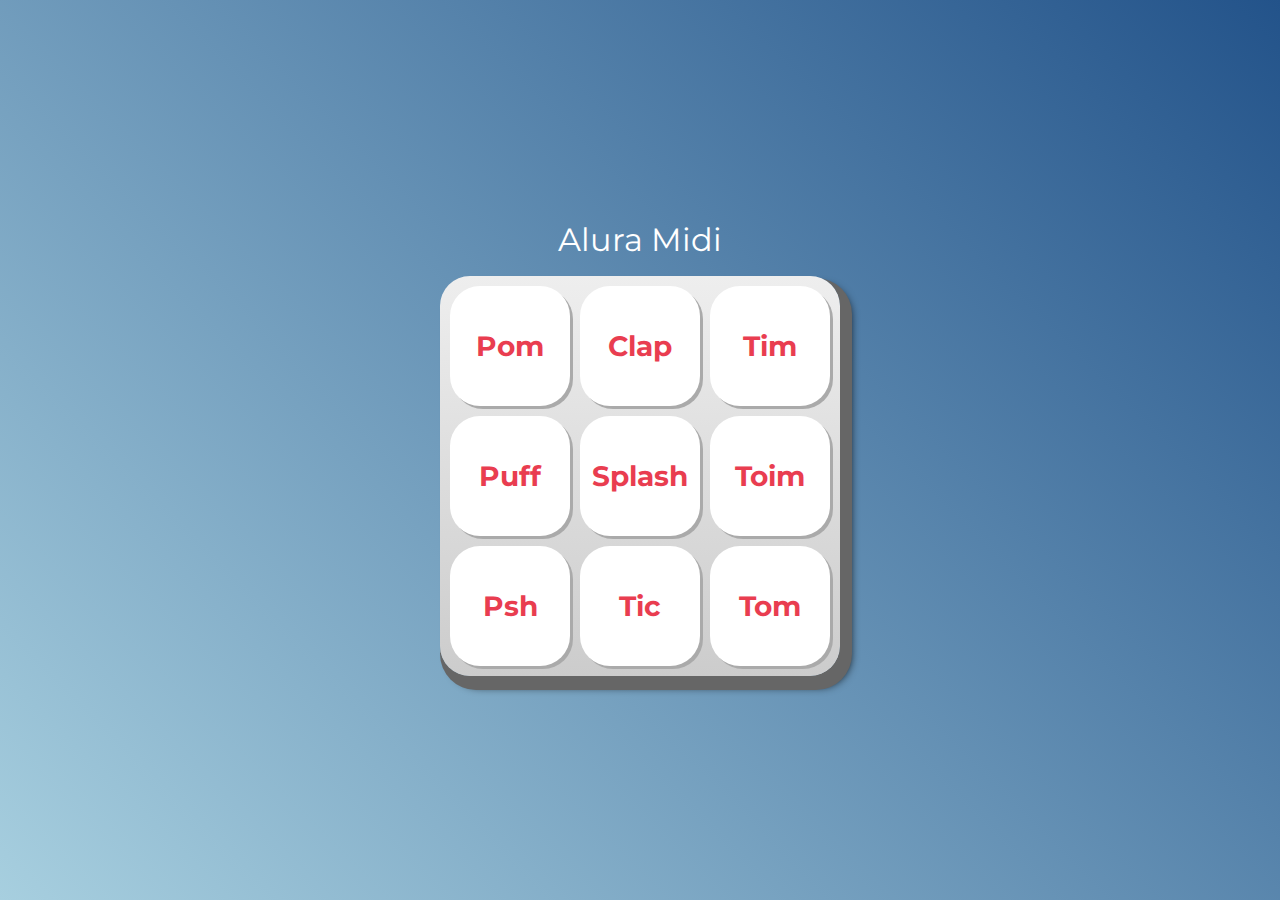
<file: aluramidi-curso-arquivos-iniciais/index.html>
<!DOCTYPE html>
<html lang="pt-BR">

<head>
    <meta charset="UTF-8">
    <meta http-equiv="X-UA-Compatible" content="IE=edge">
    <meta name="viewport" content="width=device-width, initial-scale=1.0">
    <title>Alura MIDI</title>
    <link rel="preconnect" href="https://fonts.googleapis.com">
    <link rel="preconnect" href="https://fonts.gstatic.com" crossorigin>
    <link href="https://fonts.googleapis.com/css2?family=Montserrat:wght@500;600&display=swap" rel="stylesheet">
    <link rel="icon" type="image/png" href="images/bateria.png">
    <link rel="stylesheet" href="css/reset.css">
    <link rel="stylesheet" href="css/estilos.css">
</head>

<body>

    <h1>Alura Midi</h1>

    <section class="teclado">
        <button class="tecla tecla_pom">Pom</button>
        <button class="tecla tecla_clap">Clap</button>
        <button class="tecla tecla_tim">Tim</button>

        <button class="tecla tecla_puff">Puff</button>
        <button class="tecla tecla_splash">Splash</button>
        <button class="tecla tecla_toim">Toim</button>

        <button class="tecla tecla_psh">Psh</button>
        <button class="tecla tecla_tic">Tic</button>
        <button class="tecla tecla_tom">Tom</button>
    </section>

    <audio src="sounds/keyq.wav" id="som_tecla_pom"></audio>
    <audio src="sounds/keyw.wav" id="som_tecla_clap"></audio>
    <audio src="sounds/keye.wav" id="som_tecla_tim"></audio>
    <audio src="sounds/keya.wav" id="som_tecla_puff"></audio>
    <audio src="sounds/keys.wav" id="som_tecla_splash"></audio>
    <audio src="sounds/keyd.wav" id="som_tecla_toim"></audio>
    <audio src="sounds/keyz.wav" id="som_tecla_psh"></audio>
    <audio src="sounds/keyx.wav" id="som_tecla_tic"></audio>
    <audio src="sounds/keyc.wav" id="som_tecla_tom"></audio>
<script src="main.js"></script>
</body>

</html>
</file>
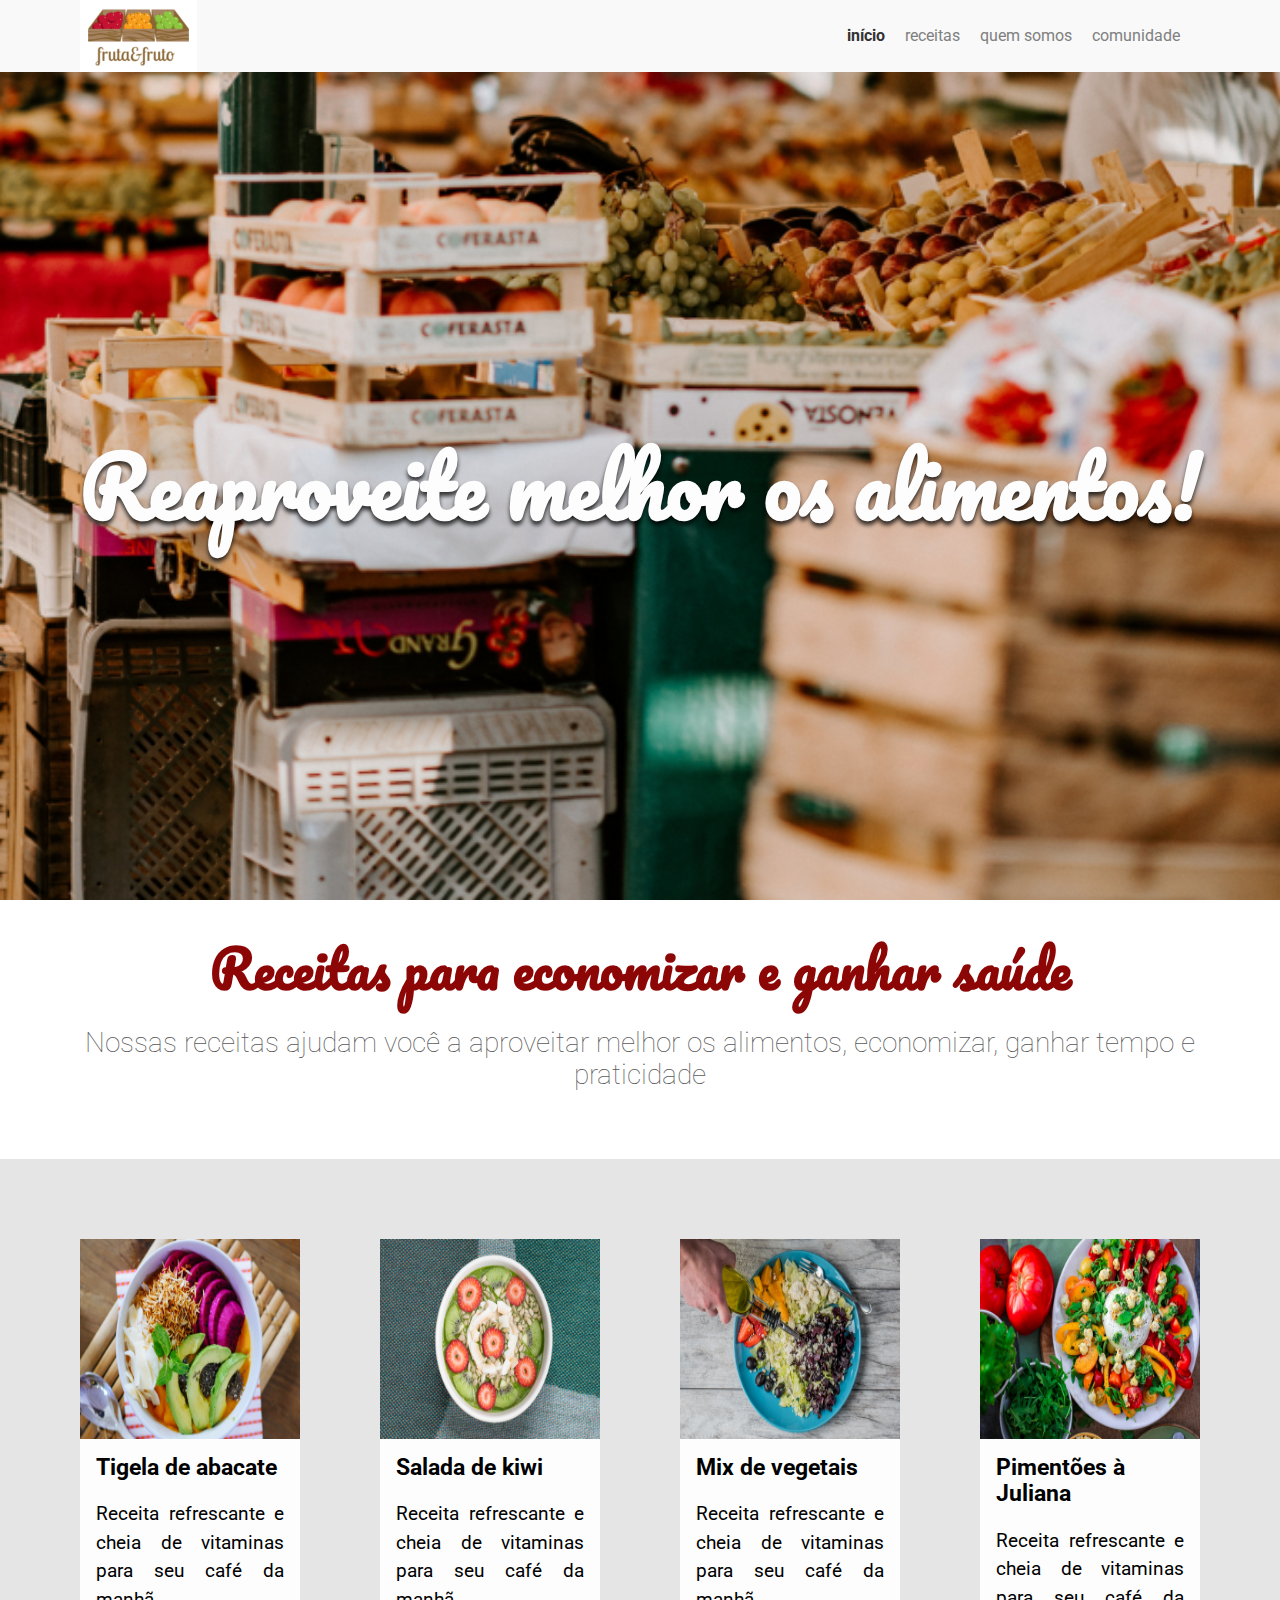
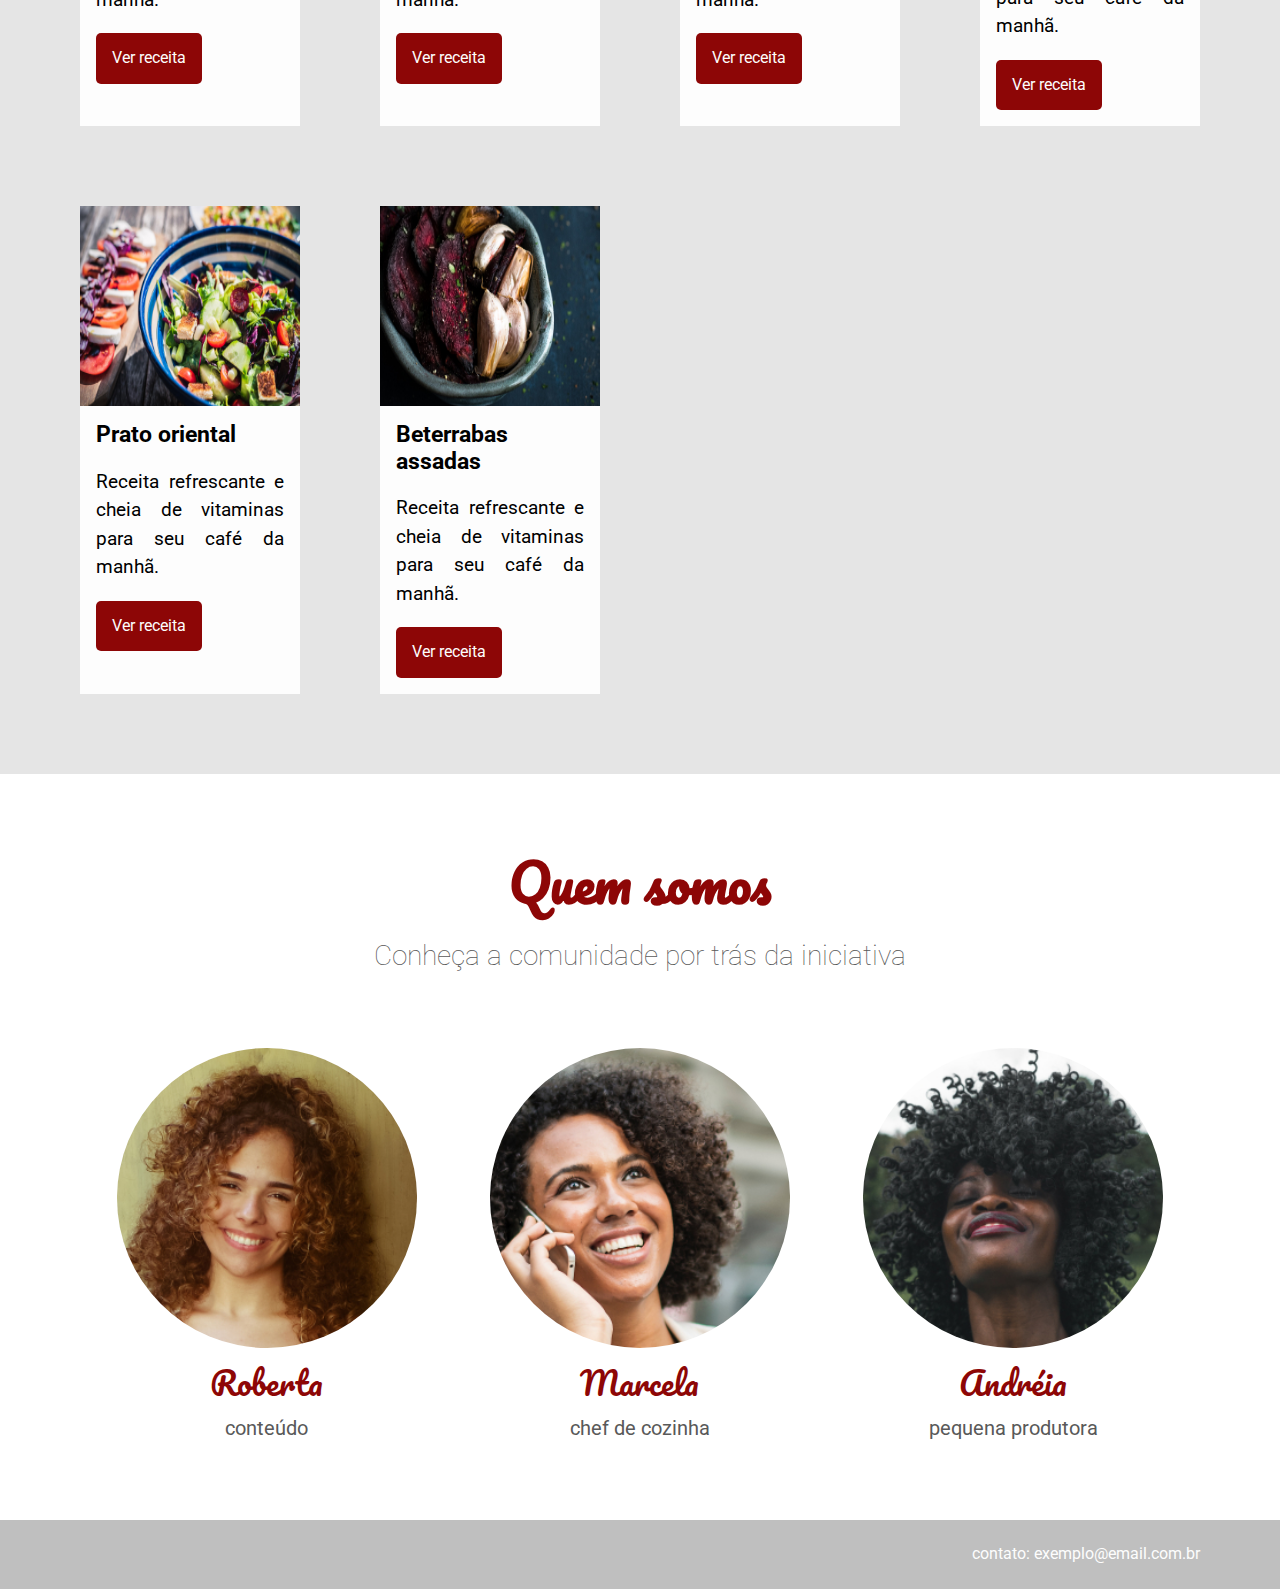
<file: curso-arquitetura-css/index.html>
<!DOCTYPE html>
<html lang="pt-BR">

<head>
    <link href="https://fonts.googleapis.com/css?family=Pacifico|Roboto:100,300,400,500,700,900" rel="stylesheet" />
    <meta charset="UTF-8" />
    <meta name="viewport" content="width=device-width, initial-scale=1.0" />
    <meta http-equiv="X-UA-Compatible" content="ie=edge" />
    <title>Fruta & Fruto</title>
    <link href="./assets/css/normalize.css" rel="stylesheet" />
    <link href="./assets/css/reset.css" rel="stylesheet" />
    <link rel="stylesheet" href="assets/css/cabecalho.css">
    <link rel="stylesheet" href="assets/css/menu/menu-item.css">
    <link rel="stylesheet" href="assets/css/menu/menu-link.css">
    <link rel="stylesheet" href="assets/css/menu/menu-lista.css">
    <link rel="stylesheet" href="assets/css/banner/banner.css">
    <link rel="stylesheet" href="assets/css/banner/banner-imagem.css">
    <link rel="stylesheet" href="assets/css/banner/banner-titulo.css">
    <link rel="stylesheet" href="assets/css/sobre/sobre.css">
    <link rel="stylesheet" href="assets/css/sobre/sobre-titulo.css">
    <link rel="stylesheet" href="assets/css/sobre/sobre-descricao.css">
    <link rel="stylesheet" href="assets/css/receitas.css">
    <link rel="stylesheet" href="assets/css/receita/receita-botao.css">
    <link rel="stylesheet" href="assets/css/receita/receita-conteudo.css">
    <link rel="stylesheet" href="assets/css/receita/receita-descricao.css">
    <link rel="stylesheet" href="assets/css/receita/receita-imagem.css">
    <link rel="stylesheet" href="assets/css/receita/receita-titulo.css">
    <link rel="stylesheet" href="assets/css/receita/receita.css">
    <link rel="stylesheet" href="assets/css/quemSomos/quemSomos.css">
    <link rel="stylesheet" href="assets/css/quemSomos/quemSomos-titulo.css">
    <link rel="stylesheet" href="assets/css/quemSomos/quemSomos-descricao.css">
    <link rel="stylesheet" href="./assets/css/pessoas.css" rel="stylesheet" />
    <link rel="stylesheet" href="./assets/css/pessoa/pessoa.css" rel="stylesheet" />
    <link rel="stylesheet" href="./assets/css/pessoa/pessoa-funcao.css" rel="stylesheet" />
    <link rel="stylesheet" href="./assets/css/pessoa/pessoa-imagem.css" rel="stylesheet" />
    <link rel="stylesheet" href="./assets/css/pessoa/pessoa-nome.css" rel="stylesheet" />
    <link href="./assets/css/rodape.css" rel="stylesheet" />
    <link rel="stylesheet" href="assets/css/logo.css">
</head>

<body>
    <header class="cabecalho">
        <img class="logo" src="assets/img/logo.jpg" alt="Fruta e fruto">
        <nav class="menu">
            <ul class="menu__lista">
                <li class="menu__item"><a class="menu__link ativo" href="#">Início</a></li>
                <li class="menu__item"><a class="menu__link" href="#">Receitas</a></li>
                <li class="menu__item"><a class="menu__link" href="#">Quem somos</a></li>
                <li class="menu__item"><a class="menu__link" href="#">Comunidade</a></li>
            </ul>
        </nav>
    </header>
    <section class="banner">
        <div class="banner__imagem"></div>
        <h2 class="banner__titulo">Reaproveite melhor os alimentos!</h2>
    </section>
    <section class="sobre">
        <h2 class="sobre__titulo">Receitas para economizar e ganhar saúde</h2>
        <p class="sobre__descricao">Nossas receitas ajudam você a aproveitar melhor os alimentos, economizar, ganhar
            tempo e praticidade</p>
    </section>
    <section class="receitas">
        <div class="receita">
            <img alt="Tigela de abacate" class="receita__imagem" src="./assets/img/receitas/tigela-de-abacate.jpg" />
            <div class="receita__conteudo">
                <h4 class="receita__titulo">Tigela de abacate</h4>
                <p class="receita__descricao">Receita refrescante e cheia de vitaminas para seu café da manhã.</p>
                <button class="receita__botao">Ver receita</button>
            </div>
        </div>
        <div class="receita">
            <img alt="Salada de kiwi" class="receita__imagem" src="./assets/img/receitas/salada-de-kiwi.jpg" />
            <div class="receita__conteudo">
                <h4 class="receita__titulo">Salada de kiwi</h4>
                <p class="receita__descricao">Receita refrescante e cheia de vitaminas para seu café da manhã.</p>
                <button class="receita__botao">Ver receita</button>
            </div>
        </div>
        <div class="receita">
            <img alt="Mix de vegetais" class="receita__imagem" src="./assets/img/receitas/mix-de-vegetais.jpg" />
            <div class="receita__conteudo">
                <h4 class="receita__titulo">Mix de vegetais</h4>
                <p class="receita__descricao">Receita refrescante e cheia de vitaminas para seu café da manhã.</p>
                <button class="receita__botao">Ver receita</button>
            </div>
        </div>
        <div class="receita">
            <img alt="Pimentões à Juliana" class="receita__imagem"
                src="./assets/img/receitas/pimentoes-a-juliana.jpg" />
            <div class="receita__conteudo">
                <h4 class="receita__titulo">Pimentões à Juliana</h4>
                <p class="receita__descricao">Receita refrescante e cheia de vitaminas para seu café da manhã.</p>
                <button class="receita__botao">Ver receita</button>
            </div>
        </div>
        <div class="receita">
            <img alt="Prato oriental" class="receita__imagem" src="./assets/img/receitas/prato-oriental.jpg" />
            <div class="receita__conteudo">
                <h4 class="receita__titulo">Prato oriental</h4>
                <p class="receita__descricao">Receita refrescante e cheia de vitaminas para seu café da manhã.</p>
                <button class="receita__botao">Ver receita</button>
            </div>
        </div>
        <div class="receita">
            <img alt="Beterrabas assadas" class="receita__imagem" src="./assets/img/receitas/beterrabas-assadas.jpg" />
            <div class="receita__conteudo">
                <h4 class="receita__titulo">Beterrabas assadas</h4>
                <p class="receita__descricao">Receita refrescante e cheia de vitaminas para seu café da manhã.</p>
                <button class="receita__botao">Ver receita</button>
            </div>
        </div>
    </section>
    <section class="quem-somos">
        <h3 class="quem-somos__titulo">Quem somos</h3>
        <p class="quem-somos__descricao">Conheça a comunidade por trás da iniciativa</p>
        <div class="pessoas">
            <div class="pessoa">
                <div class="pessoa__imagem pessoa__imagem--roberta"></div>
                <span class="pessoa__nome">Roberta</span>
                <span class="pessoa__funcao">Conteúdo</span>
            </div>
            <div class="pessoa">
                <div class="pessoa__imagem pessoa__imagem--marcela"></div>
                <span class="pessoa__nome">Marcela</span>
                <span class="pessoa__funcao">Chef de cozinha</span>
            </div>
            <div class="pessoa">
                <div class="pessoa__imagem pessoa__imagem--andreia"></div>
                <span class="pessoa__nome">Andréia</span>
                <span class="pessoa__funcao">Pequena Produtora</span>
            </div>
        </div>
    </section>
    <footer class="rodape">
        Contato: exemplo@email.com.br
    </footer>
</body>

</html>
</file>
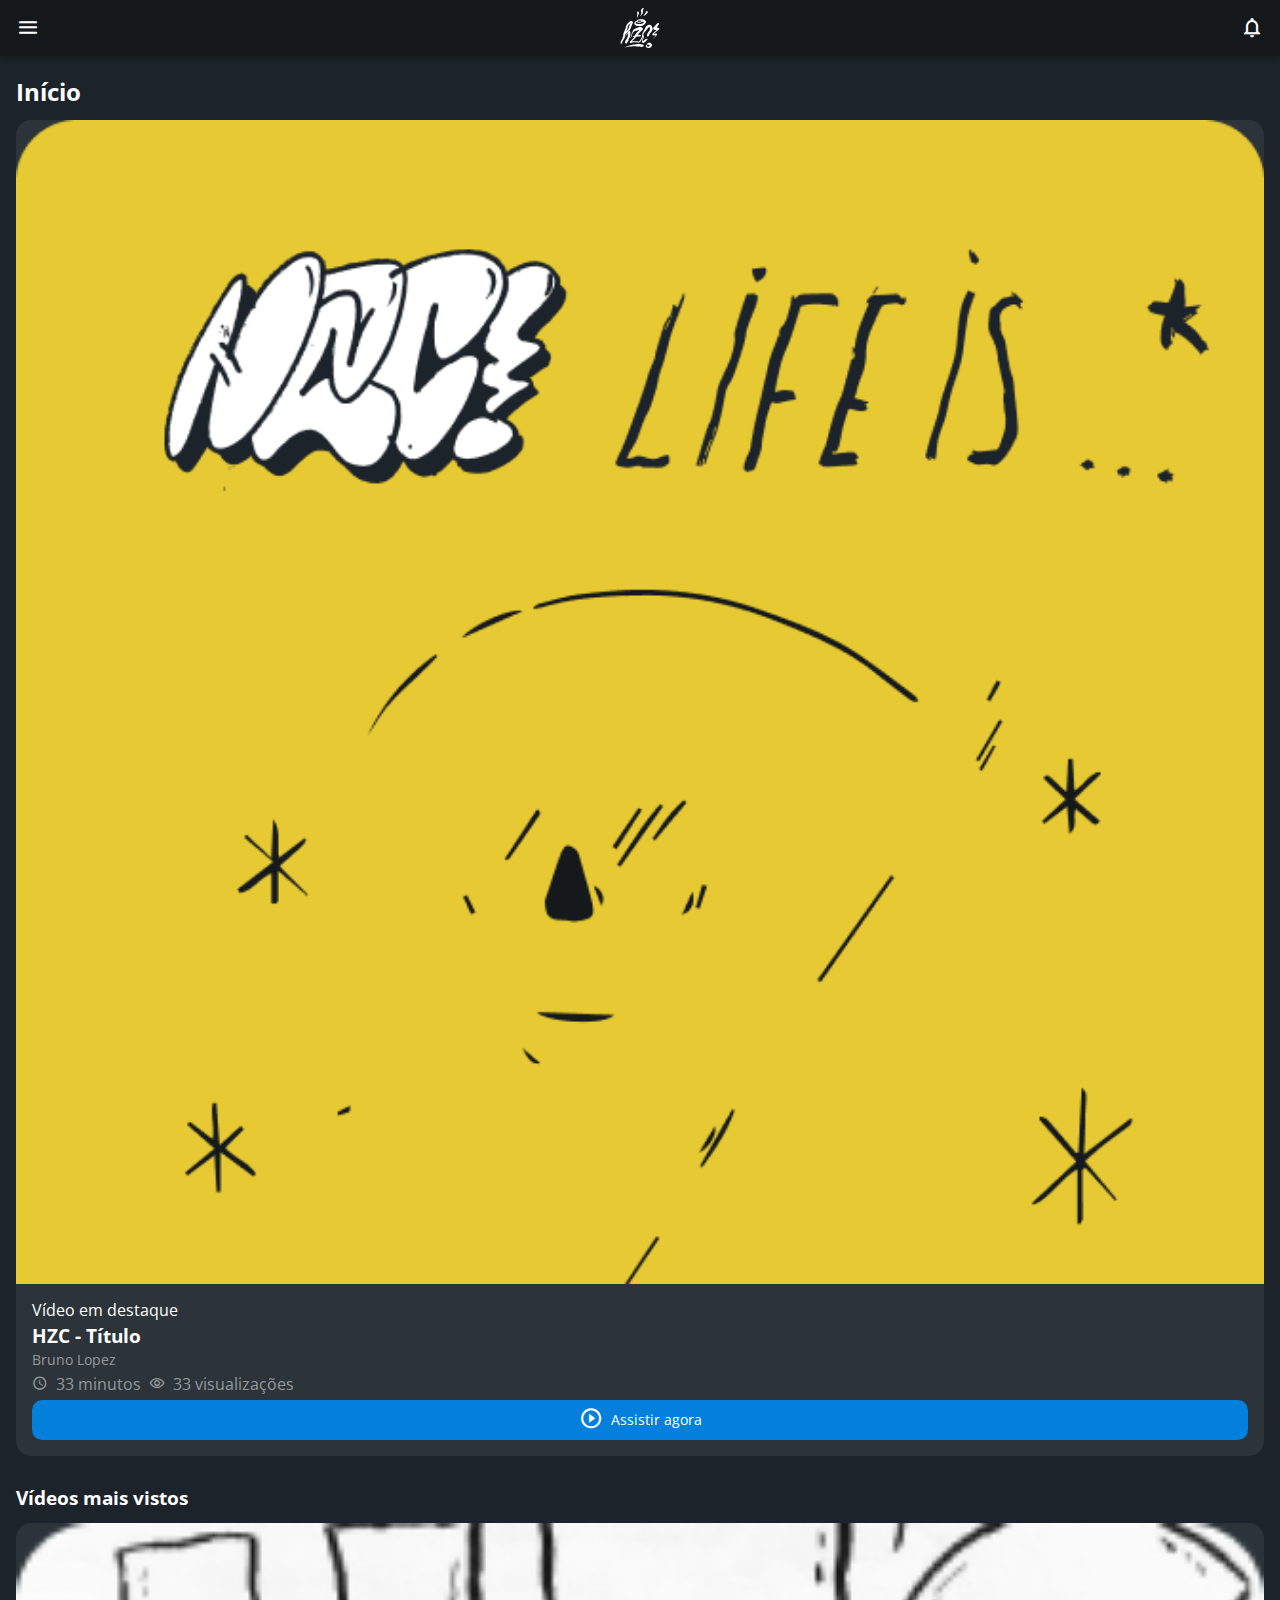
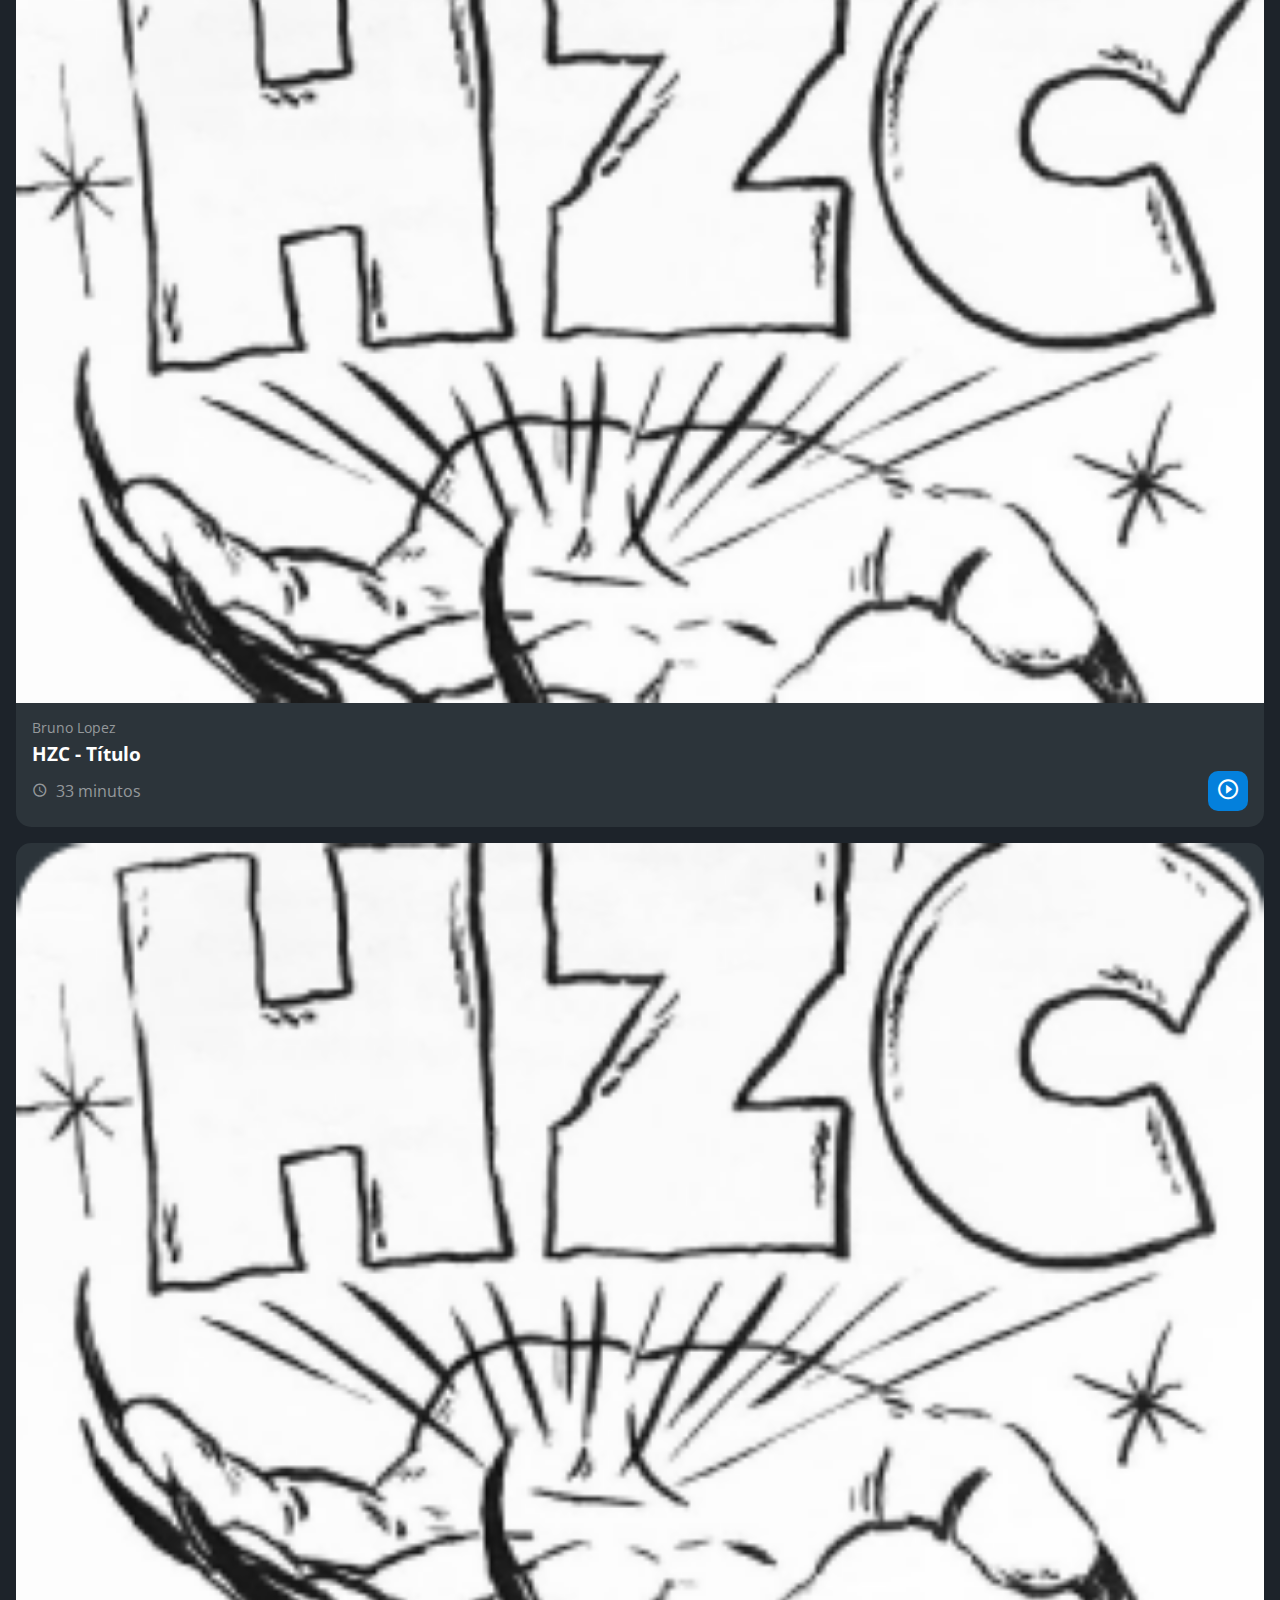
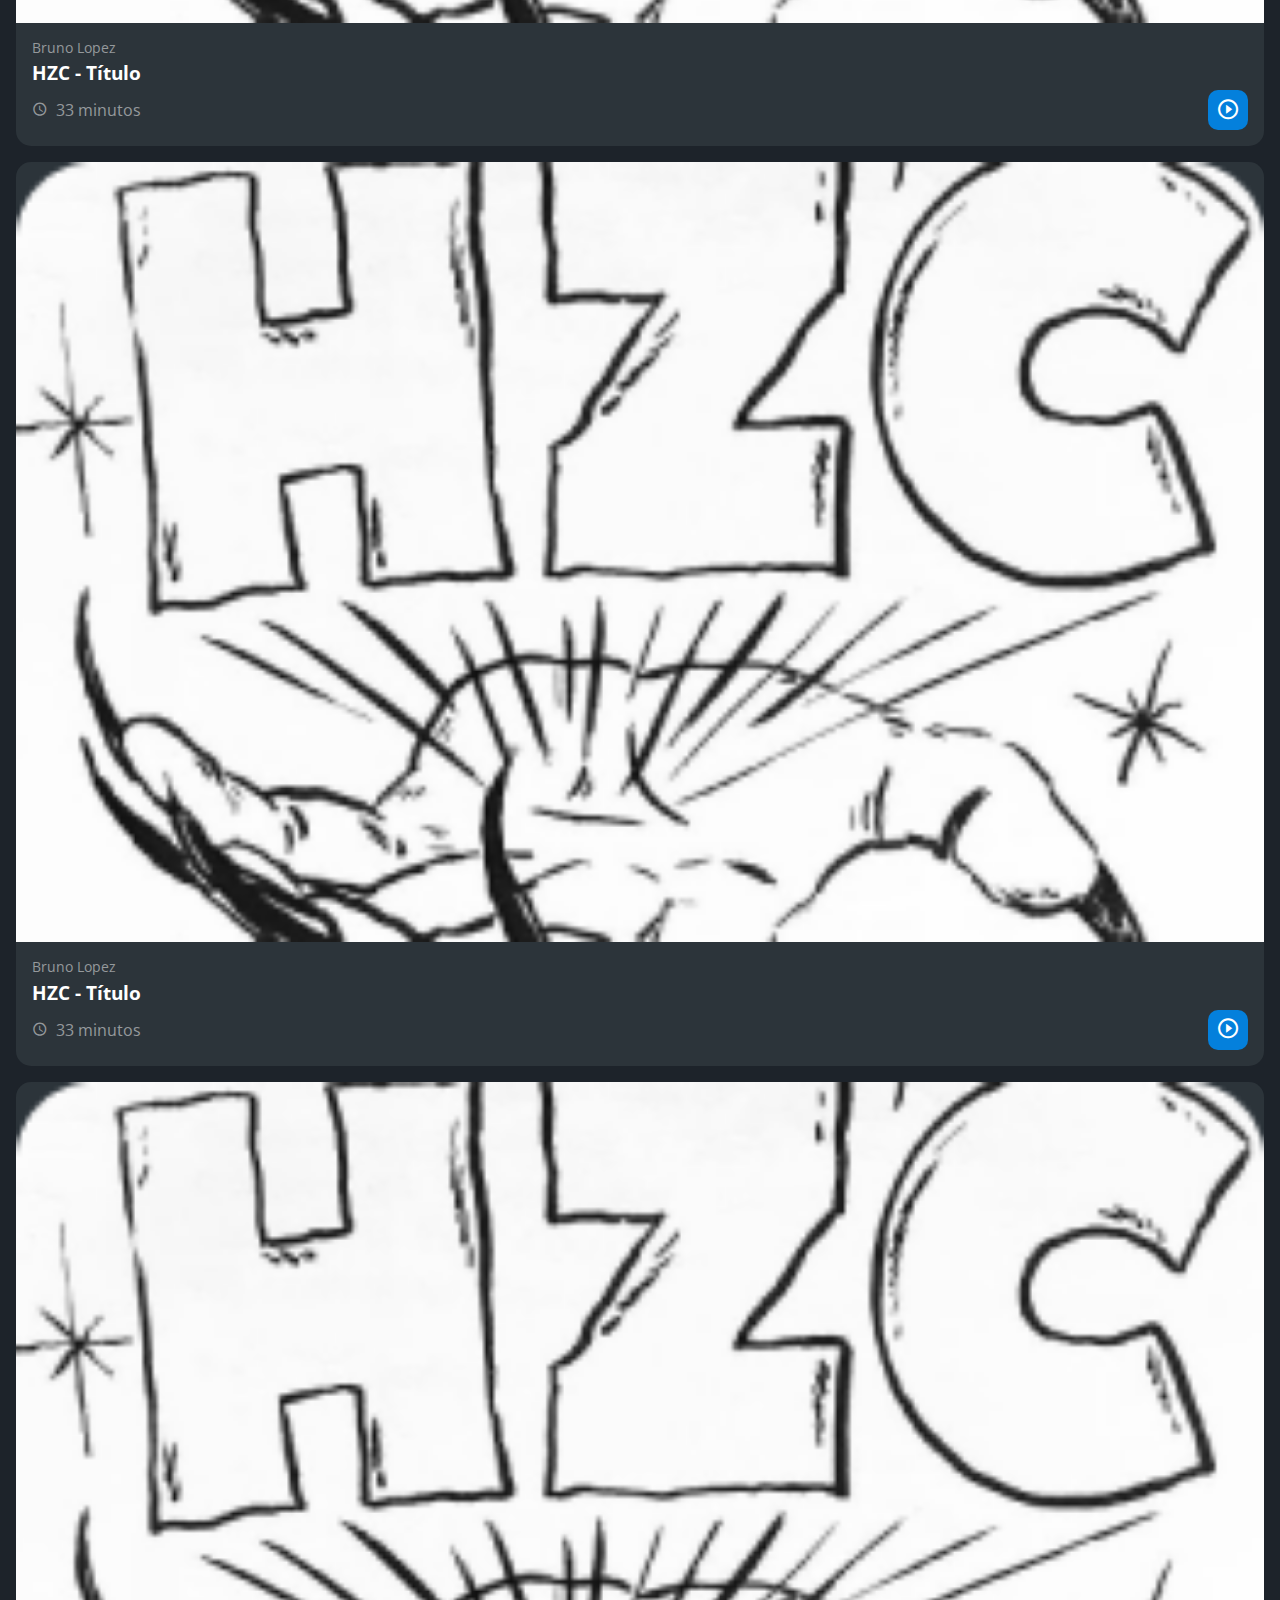
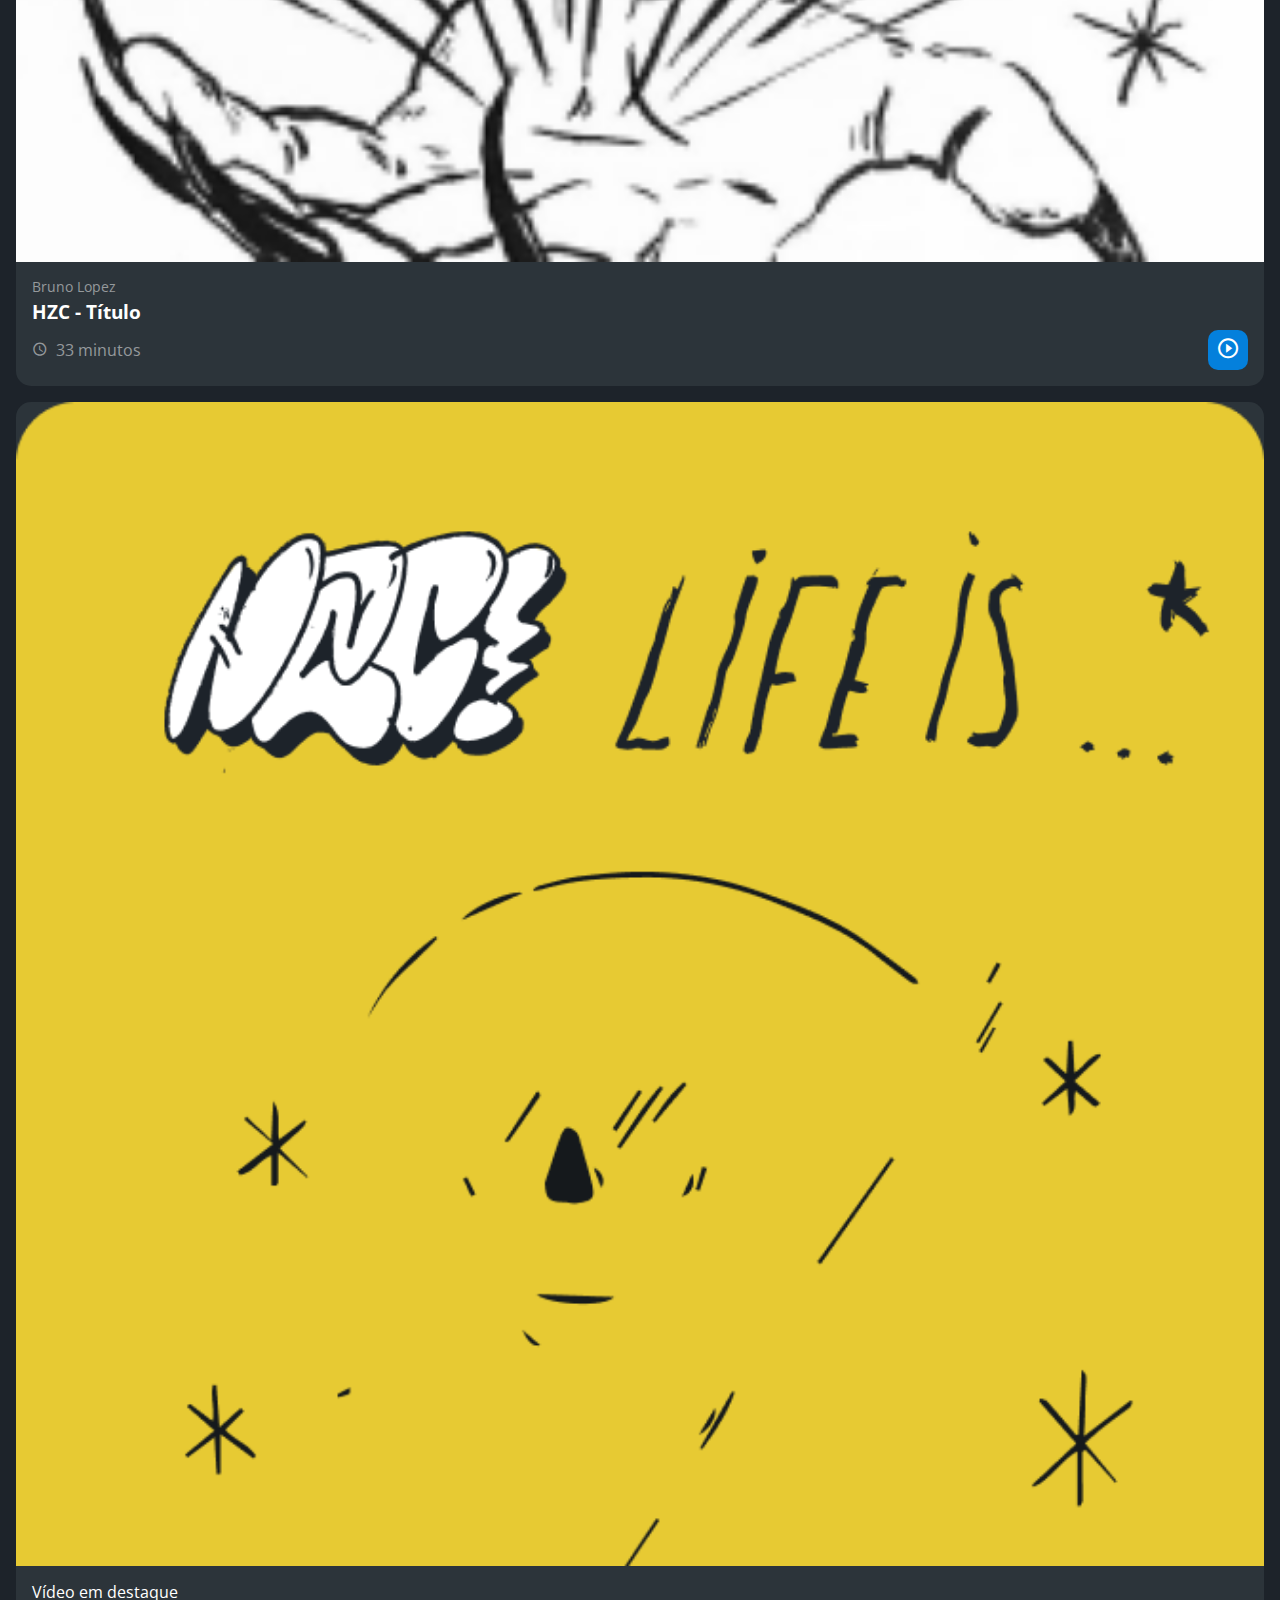
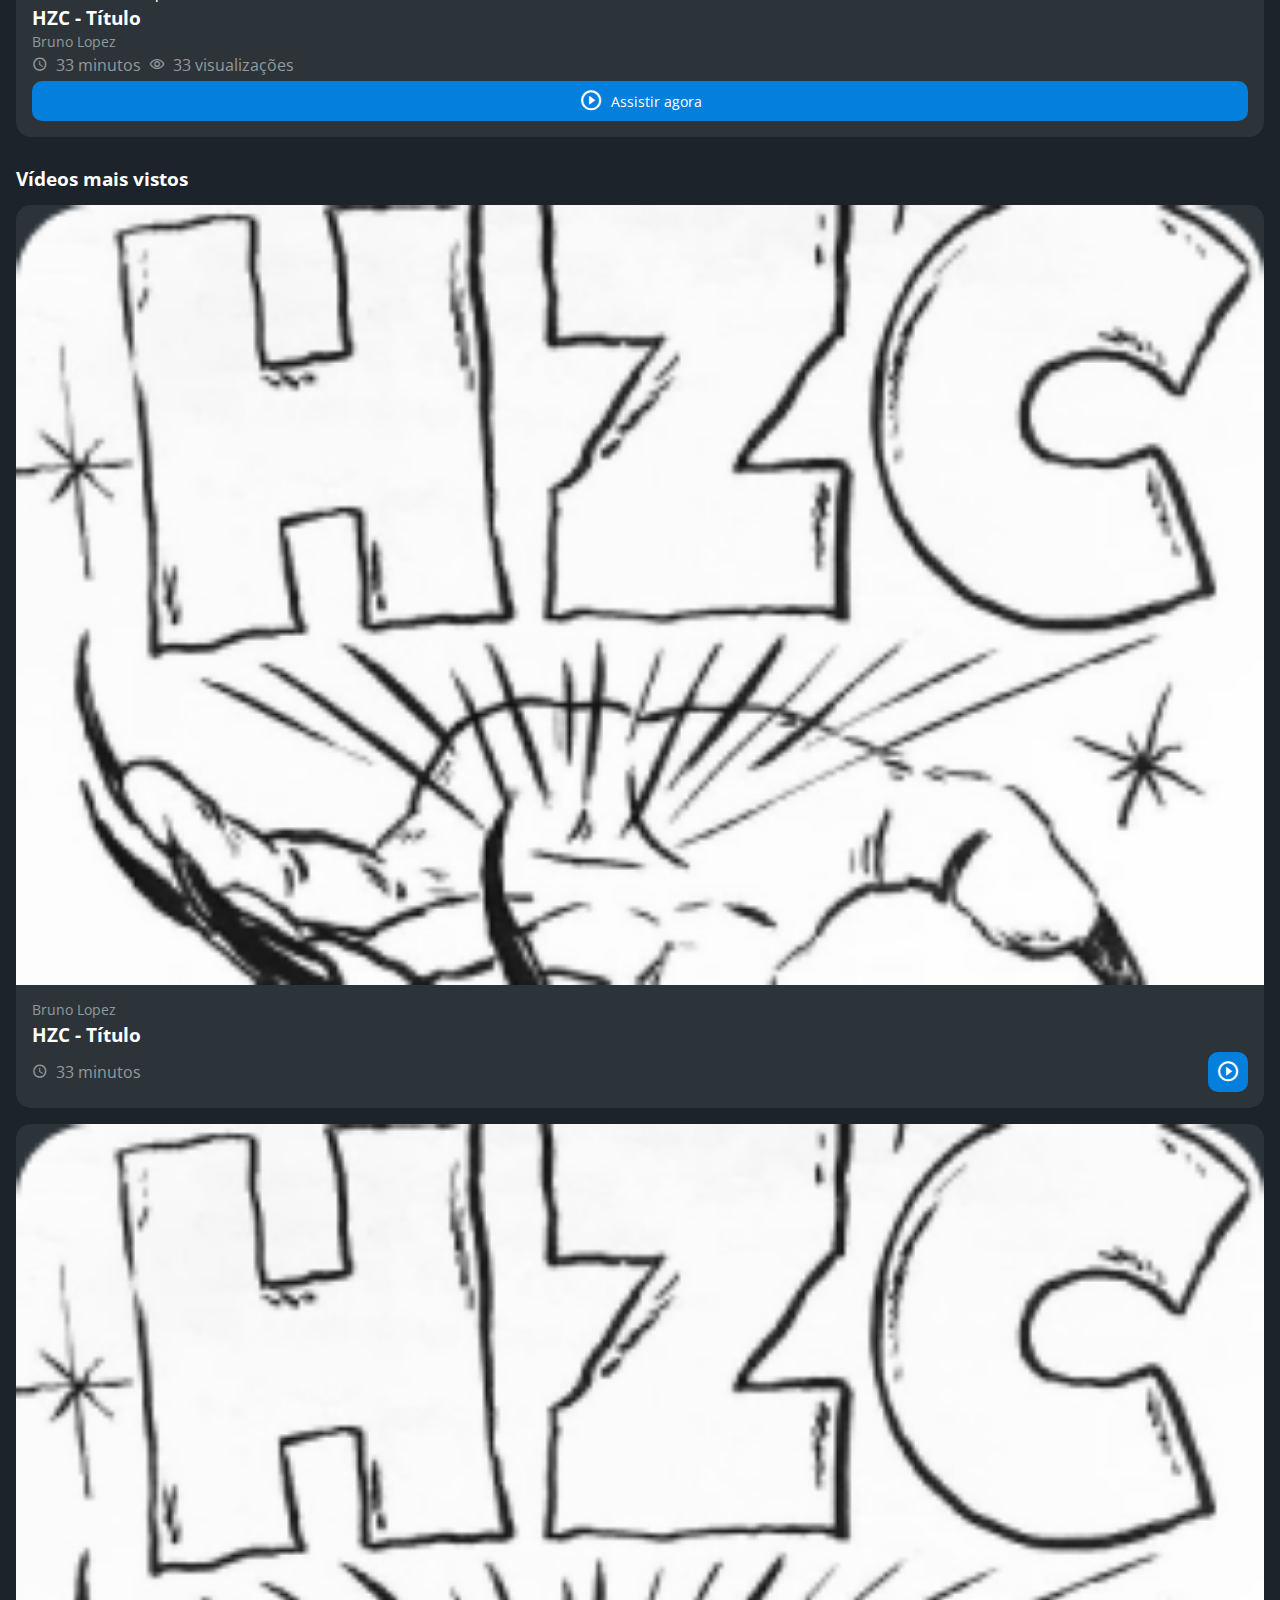
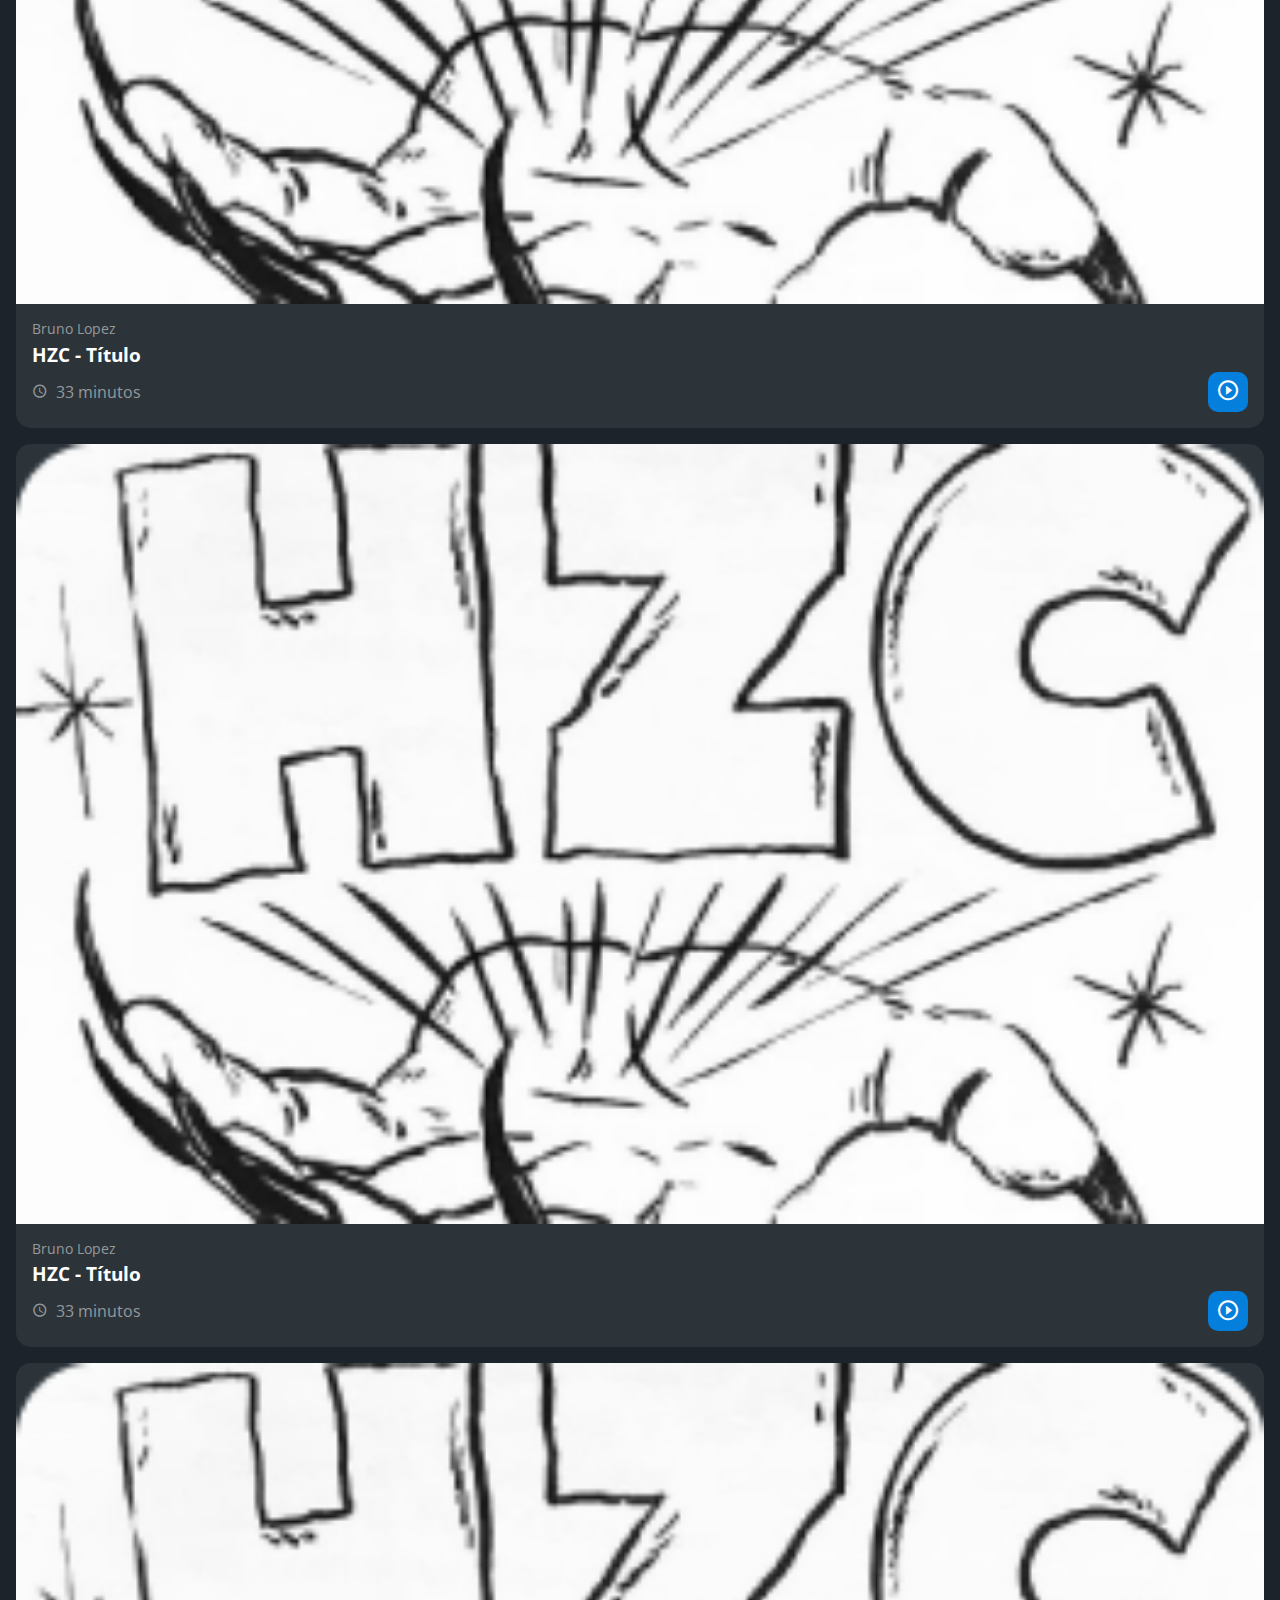
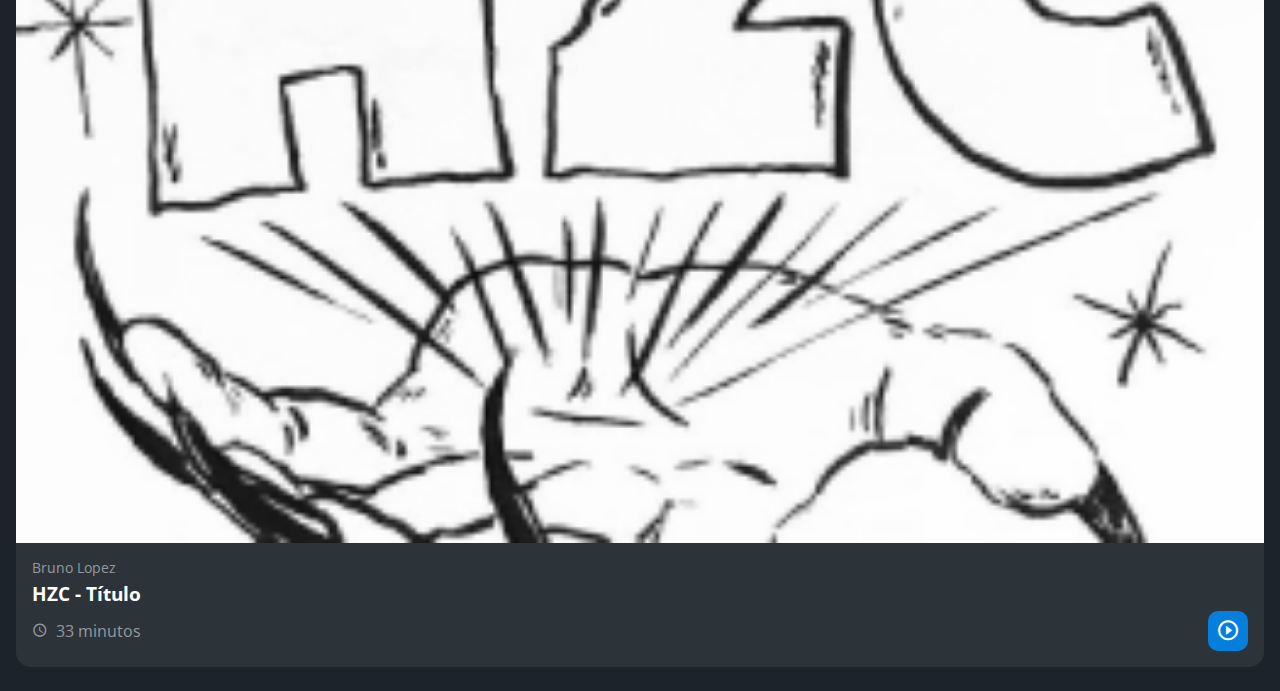
<file: Curso-CSS-Flexbox-Grid/index.html>
<!DOCTYPE html>
<html lang="pt-br">
<head>
    <meta charset="UTF-8">
    <meta http-equiv="X-UA-Compatible" content="IE=edge">
    <meta name="viewport" content="width=device-width, initial-scale=1.0">
    <title>HZC | Home</title>
    <link rel="preconnect" href="https://fonts.googleapis.com">
    <link rel="preconnect" href="https://fonts.gstatic.com" crossorigin>
    <link rel="stylesheet" href="https://fonts.googleapis.com/css2?family=Open+Sans:wght@400;600;700&display=swap">
    <link rel="stylesheet" href="assets/css/reset.css">
    <link rel="stylesheet" href="assets/css/estilos.css">
</head>
<body>
    <header class="cabecalho">
        <button class="cabecalho__menu" aria-label="Menu"><i></i></button>
        <img src="assets/img/logo.svg" alt="Logotipo da HZC" class="cabecalho__logo">
        <p class="cabecalho__perfil">Bruno Lopez</p>
        <button class="cabecalho__notificacao" aria-label="Notificação"><i></i></button>
    </header>
    <nav class="menu-lateral">
        <img src="assets/img/logo.svg" alt="Logotipo da HZC" class="menu-lateral__logo">
        <a href="#" class="menu-lateral__link menu-lateral__link--inicio menu-lateral__link--ativo">Início</a>
        <a href="#" class="menu-lateral__link menu-lateral__link--videos">Vídeos</a>
        <a href="#" class="menu-lateral__link menu-lateral__link--picos">Picos</a>
        <a href="#" class="menu-lateral__link menu-lateral__link--integrantes">Integrantes</a>
        <a href="#" class="menu-lateral__link menu-lateral__link--camisas">Camisas</a>
        <a href="#" class="menu-lateral__link menu-lateral__link--pinturas">Pinturas</a>
    </nav>
    <main class="principal">
        <h2 class="titulo-pagina">Início</h2>
        <article class="cartao cartao--destaque">
            <img src="assets/img/banner-mobile_1.png" alt="Banner do cartao" class="cartao__imagem">
            <div class="cartao__conteudo">
                <p class="cartao__destaque">Vídeo em destaque</p>
                <h3 class="cartao__titulo">HZC - Título</h3>
                <p class="cartao__perfil">Bruno Lopez</p>
                <p class="cartao__info cartao__info--tempo">33 minutos</p>
                <p class="cartao__info cartao__info--visualizacao">33 visualizações</p>
                <button class="cartao__botao cartao__botao--play cartao__botao--destaque">Assistir agora</button>
            </div>
        </article>
        <article class="cartao cartao--recentes">
            <h3 class="cartao__titulo">Vídeos recentes</h3>
            <a href="#" class="cartao__link">Ver todos</a>
            <ul class="cartao__lista">
                <li class="cartao__item">
                    <img src="assets/img/miniatura_1.png" alt="Thumbnail" class="cartao__item-thumbnail">
                    <h4 class="cartao__item-titulo">HZC - Love machine</h4>
                    <p class="cartao__item-perfil">Bruno Lopez</p>
                </li>
                <li class="cartao__item">
                    <img src="assets/img/miniatura_1.png" alt="Thumbnail" class="cartao__item-thumbnail">
                    <h4 class="cartao__item-titulo">HZC - Love machine</h4>
                    <p class="cartao__item-perfil">Bruno Lopez</p>
                </li>
                <li class="cartao__item">
                    <img src="assets/img/miniatura_1.png" alt="Thumbnail" class="cartao__item-thumbnail">
                    <h4 class="cartao__item-titulo">HZC - Love machine</h4>
                    <p class="cartao__item-perfil">Bruno Lopez</p>
                </li>
                <li class="cartao__item">
                    <img src="assets/img/miniatura_1.png" alt="Thumbnail" class="cartao__item-thumbnail">
                    <h4 class="cartao__item-titulo">HZC - Love machine</h4>
                    <p class="cartao__item-perfil">Bruno Lopez</p>
                </li>
                <li class="cartao__item">
                    <img src="assets/img/miniatura_1.png" alt="Thumbnail" class="cartao__item-thumbnail">
                    <h4 class="cartao__item-titulo">HZC - Love machine</h4>
                    <p class="cartao__item-perfil">Bruno Lopez</p>
                </li>
            </ul>
        </article>
        <section class="secao">
            <h3 class="titulo-secao">Vídeos mais vistos</h3>
            <article class="cartao">
                <img src="assets/img/video_1.png" alt="Vídeo" class="cartao__imagem">
                <div class="cartao__conteudo">
                    <p class="cartao__perfil">Bruno Lopez</p>
                    <h3 class="cartao__titulo">HZC - Título</h3>
                    <p class="cartao__info cartao__info--tempo">33 minutos</p>
                    <button class="cartao__botao cartao__botao--play" aria-label="Assistir agora"></button>
                </div>
            </article>
            <article class="cartao">
                <img src="assets/img/video_1.png" alt="Vídeo" class="cartao__imagem">
                <div class="cartao__conteudo">
                    <p class="cartao__perfil">Bruno Lopez</p>
                    <h3 class="cartao__titulo">HZC - Título</h3>
                    <p class="cartao__info cartao__info--tempo">33 minutos</p>
                    <button class="cartao__botao cartao__botao--play" aria-label="Assistir agora"></button>
                </div>
            </article>
            <article class="cartao">
                <img src="assets/img/video_1.png" alt="Vídeo" class="cartao__imagem">
                <div class="cartao__conteudo">
                    <p class="cartao__perfil">Bruno Lopez</p>
                    <h3 class="cartao__titulo">HZC - Título</h3>
                    <p class="cartao__info cartao__info--tempo">33 minutos</p>
                    <button class="cartao__botao cartao__botao--play" aria-label="Assistir agora"></button>
                </div>
            </article>
            <article class="cartao">
                <img src="assets/img/video_1.png" alt="Vídeo" class="cartao__imagem">
                <div class="cartao__conteudo">
                    <p class="cartao__perfil">Bruno Lopez</p>
                    <h3 class="cartao__titulo">HZC - Título</h3>
                    <p class="cartao__info cartao__info--tempo">33 minutos</p>
                    <button class="cartao__botao cartao__botao--play" aria-label="Assistir agora"></button>
                </div>
            </article>
        </section>
        <article class="cartao cartao--recentes">
            <h3 class="cartao__titulo">Vídeos recentes</h3>
            <a href="#" class="cartao__link">Ver todos</a>
            <ul class="cartao__lista">
                <li class="cartao__item">
                    <img src="assets/img/miniatura_1.png" alt="Thumbnail" class="cartao__item-thumbnail">
                    <h4 class="cartao__item-titulo">HZC - Love machine</h4>
                    <p class="cartao__item-perfil">Bruno Lopez</p>
                </li>
                <li class="cartao__item">
                    <img src="assets/img/miniatura_1.png" alt="Thumbnail" class="cartao__item-thumbnail">
                    <h4 class="cartao__item-titulo">HZC - Love machine</h4>
                    <p class="cartao__item-perfil">Bruno Lopez</p>
                </li>
                <li class="cartao__item">
                    <img src="assets/img/miniatura_1.png" alt="Thumbnail" class="cartao__item-thumbnail">
                    <h4 class="cartao__item-titulo">HZC - Love machine</h4>
                    <p class="cartao__item-perfil">Bruno Lopez</p>
                </li>
                <li class="cartao__item">
                    <img src="assets/img/miniatura_1.png" alt="Thumbnail" class="cartao__item-thumbnail">
                    <h4 class="cartao__item-titulo">HZC - Love machine</h4>
                    <p class="cartao__item-perfil">Bruno Lopez</p>
                </li>
                <li class="cartao__item">
                    <img src="assets/img/miniatura_1.png" alt="Thumbnail" class="cartao__item-thumbnail">
                    <h4 class="cartao__item-titulo">HZC - Love machine</h4>
                    <p class="cartao__item-perfil">Bruno Lopez</p>
                </li>
            </ul>
        </article>
        <article class="cartao cartao--destaque">
            <img src="assets/img/banner-mobile_1.png" alt="Banner do cartao" class="cartao__imagem">
            <div class="cartao__conteudo">
                <p class="cartao__destaque">Vídeo em destaque</p>
                <h3 class="cartao__titulo">HZC - Título</h3>
                <p class="cartao__perfil">Bruno Lopez</p>
                <p class="cartao__info cartao__info--tempo">33 minutos</p>
                <p class="cartao__info cartao__info--visualizacao">33 visualizações</p>
                <button class="cartao__botao cartao__botao--play cartao__botao--destaque">Assistir agora</button>
            </div>
        </article>
        <section class="secao">
            <h3 class="titulo-secao">Vídeos mais vistos</h3>
            <article class="cartao">
                <img src="assets/img/video_1.png" alt="Vídeo" class="cartao__imagem">
                <div class="cartao__conteudo">
                    <p class="cartao__perfil">Bruno Lopez</p>
                    <h3 class="cartao__titulo">HZC - Título</h3>
                    <p class="cartao__info cartao__info--tempo">33 minutos</p>
                    <button class="cartao__botao cartao__botao--play" aria-label="Assistir agora"></button>
                </div>
            </article>
            <article class="cartao">
                <img src="assets/img/video_1.png" alt="Vídeo" class="cartao__imagem">
                <div class="cartao__conteudo">
                    <p class="cartao__perfil">Bruno Lopez</p>
                    <h3 class="cartao__titulo">HZC - Título</h3>
                    <p class="cartao__info cartao__info--tempo">33 minutos</p>
                    <button class="cartao__botao cartao__botao--play" aria-label="Assistir agora"></button>
                </div>
            </article>
            <article class="cartao">
                <img src="assets/img/video_1.png" alt="Vídeo" class="cartao__imagem">
                <div class="cartao__conteudo">
                    <p class="cartao__perfil">Bruno Lopez</p>
                    <h3 class="cartao__titulo">HZC - Título</h3>
                    <p class="cartao__info cartao__info--tempo">33 minutos</p>
                    <button class="cartao__botao cartao__botao--play" aria-label="Assistir agora"></button>
                </div>
            </article>
            <article class="cartao">
                <img src="assets/img/video_1.png" alt="Vídeo" class="cartao__imagem">
                <div class="cartao__conteudo">
                    <p class="cartao__perfil">Bruno Lopez</p>
                    <h3 class="cartao__titulo">HZC - Título</h3>
                    <p class="cartao__info cartao__info--tempo">33 minutos</p>
                    <button class="cartao__botao cartao__botao--play" aria-label="Assistir agora"></button>
                </div>
            </article>
        </section>
    </main>
    <script src="index.js"></script>
</body>
</html>
</file>
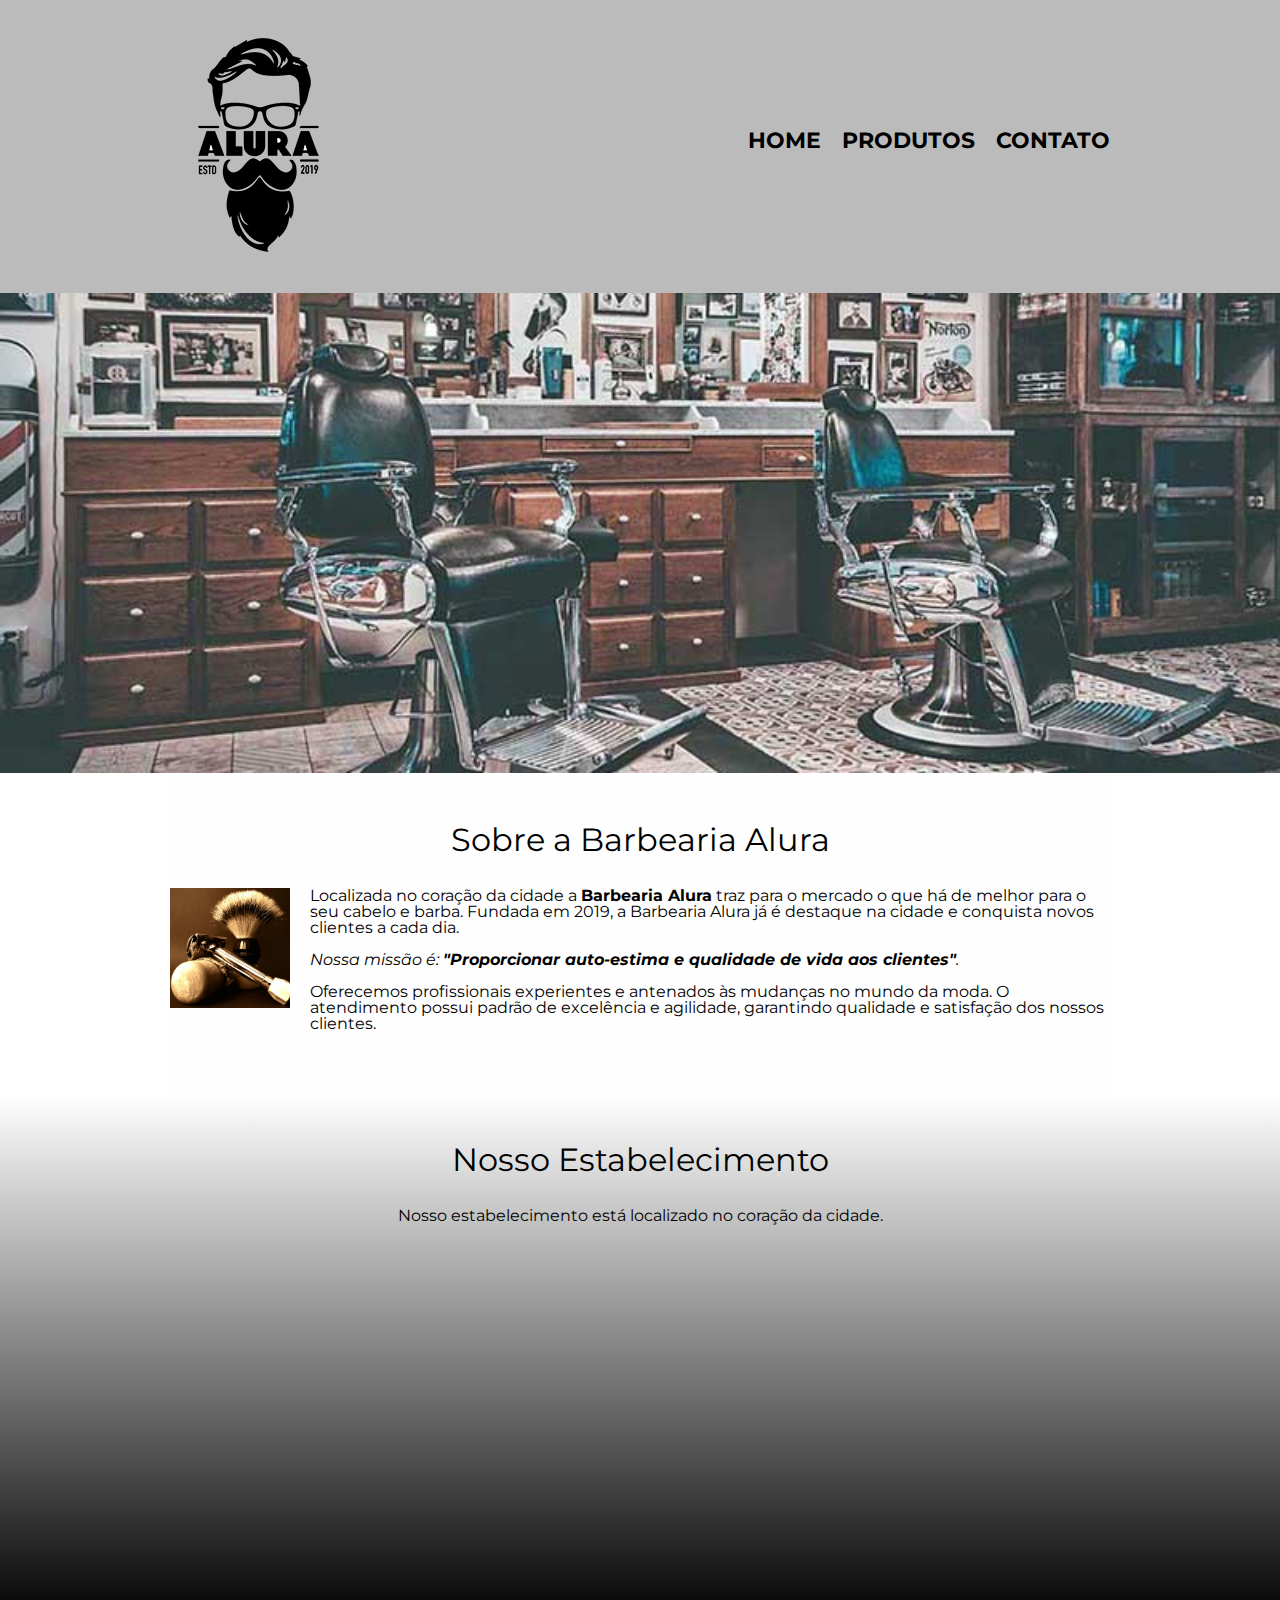
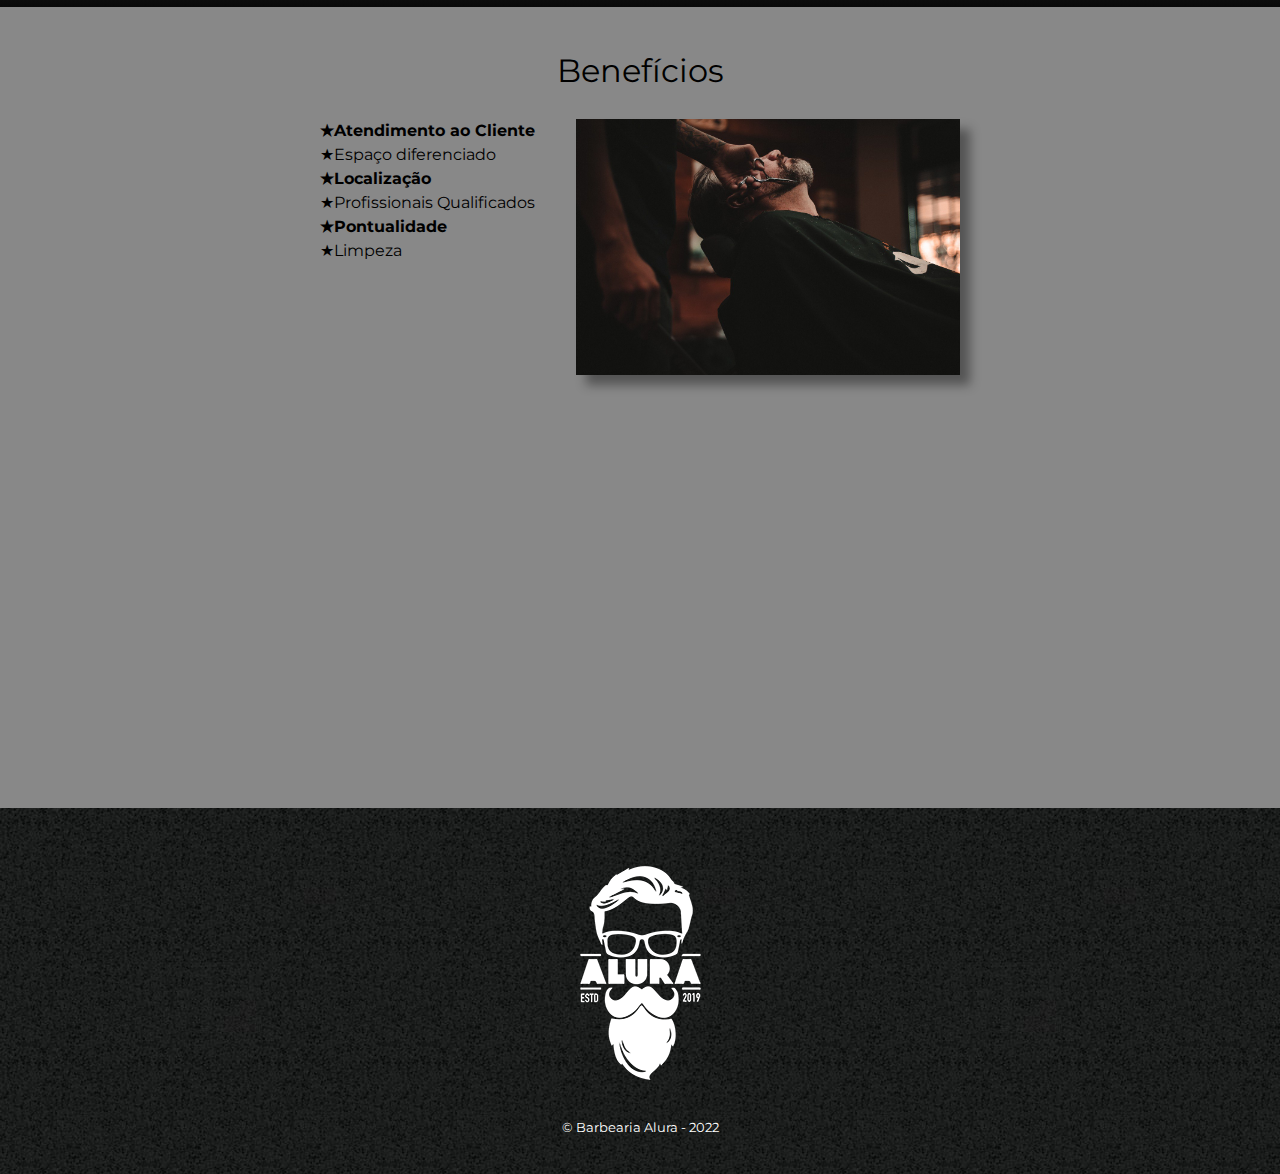
<file: Curso-HTML-CSS/index.html>
<!DOCTYPE html>
<html lang="pt-br">

<head>
    <meta charset="UTF-8">
    <meta http-equiv="X-UA-Compatible" content="IE=edge">
    <meta name="viewport" content="width=device-width, initial-scale=1.0">
    <title>Barbearia Alura</title>
    <link rel="stylesheet" href="reset.css">
    <link rel="stylesheet" href="style.css">
    <link rel="preconnect" href="https://fonts.googleapis.com">
    <link rel="preconnect" href="https://fonts.gstatic.com" crossorigin>
    <link href="https://fonts.googleapis.com/css2?family=Montserrat&display=swap" rel="stylesheet">
</head>

<body>
    <header>
        <div class="caixa">
            <h1><img src="imagens/logo.png" alt="logotipo"></h1>
            <nav>
                <ul class="navegacao">
                    <a href="projeto-barbearia.html">
                        <li>Home</li>
                    </a>
                    <a href="produtos.html">
                        <li>Produtos</li>
                    </a>
                    <a href="contato.html">
                        <li>Contato</li>
                    </a>
                </ul>
            </nav>
        </div>
    </header>
    <img src="banner.jpg" alt="Barbearia" class="banner">
    <main>
        <section class="principal">
            <h2 class="titulo-principal">Sobre a Barbearia Alura</h2>
            <img src="imagens/utensilios.jpg" class="utensilios" alt="Utensilios de uma Barbearia">
            <p>
                Localizada no coração da cidade a <strong>Barbearia Alura</strong> traz para o mercado o que há de
                melhor
                para o
                seu cabelo e barba.
                Fundada em 2019, a Barbearia Alura já é destaque na cidade e conquista novos clientes a cada dia.
            </p>
            <p id="missao"><em>Nossa missão é: <strong>"Proporcionar auto-estima e qualidade de vida aos
                        clientes"</strong>.</em></p>
            <p>
                Oferecemos profissionais experientes e antenados às mudanças no mundo da moda. O atendimento possui
                padrão
                de
                excelência e agilidade, garantindo qualidade e satisfação dos nossos clientes.
            </p>
        </section>
        <section class="mapa">
            <h3 class="titulo-principal">Nosso Estabelecimento</h3>
            <p>Nosso estabelecimento está localizado no coração da cidade.</p>
            <div class="mapa-conteudo">
                <iframe
                    src="https://www.google.com/maps/embed?pb=!1m18!1m12!1m3!1d1387.6131940491607!2d-37.703641115709125!3d-10.360841792009396!2m3!1f0!2f0!3f0!3m2!1i1024!2i768!4f13.1!3m3!1m2!1s0x70fbcbfeeefc9df%3A0x8ef241fca9422e!2sR.%20Silvino%20Braz%20L%20da%20Silva%2C%20103%20-%20Carira%2C%20SE%2C%2049550-000!5e0!3m2!1spt-BR!2sbr!4v1669915937406!5m2!1spt-BR!2sbr"
                    width="100%" height="300" style="border:0;" allowfullscreen="" loading="lazy"
                    referrerpolicy="no-referrer-when-downgrade"></iframe>
            </div>
        </section>
        <section class="beneficios">
            <h3 class="titulo-principal">Benefícios</h3>
            <div class="conteudo-beneficios">
                <ul class="lista-beneficios">
                    <li class="itens">Atendimento ao Cliente</li>
                    <li class="itens">Espaço diferenciado</li>
                    <li class="itens">Localização</li>
                    <li class="itens">Profissionais Qualificados</li>
                    <li class="itens">Pontualidade</li>
                    <li class="itens">Limpeza</li>
                </ul><img src="beneficios.jpg" alt="" class="imagem-beneficios">
            </div>
            <div class="video">
                <iframe width="100%" height="315" src="https://www.youtube.com/embed/wcVVXUV0YUY" frameborder="0"
                    allow="accelerometer; autoplay; encrypted-media; gyroscope; picture-in-picture"
                    allowfullscreen></iframe>
            </div>
        </section>
    </main>
    <footer>
        <img src="imagens/logo-branco.png" alt="logo">
        <p class="copyright">&copy; Barbearia Alura - 2022</p>
    </footer>
</body>

</html>
</file>
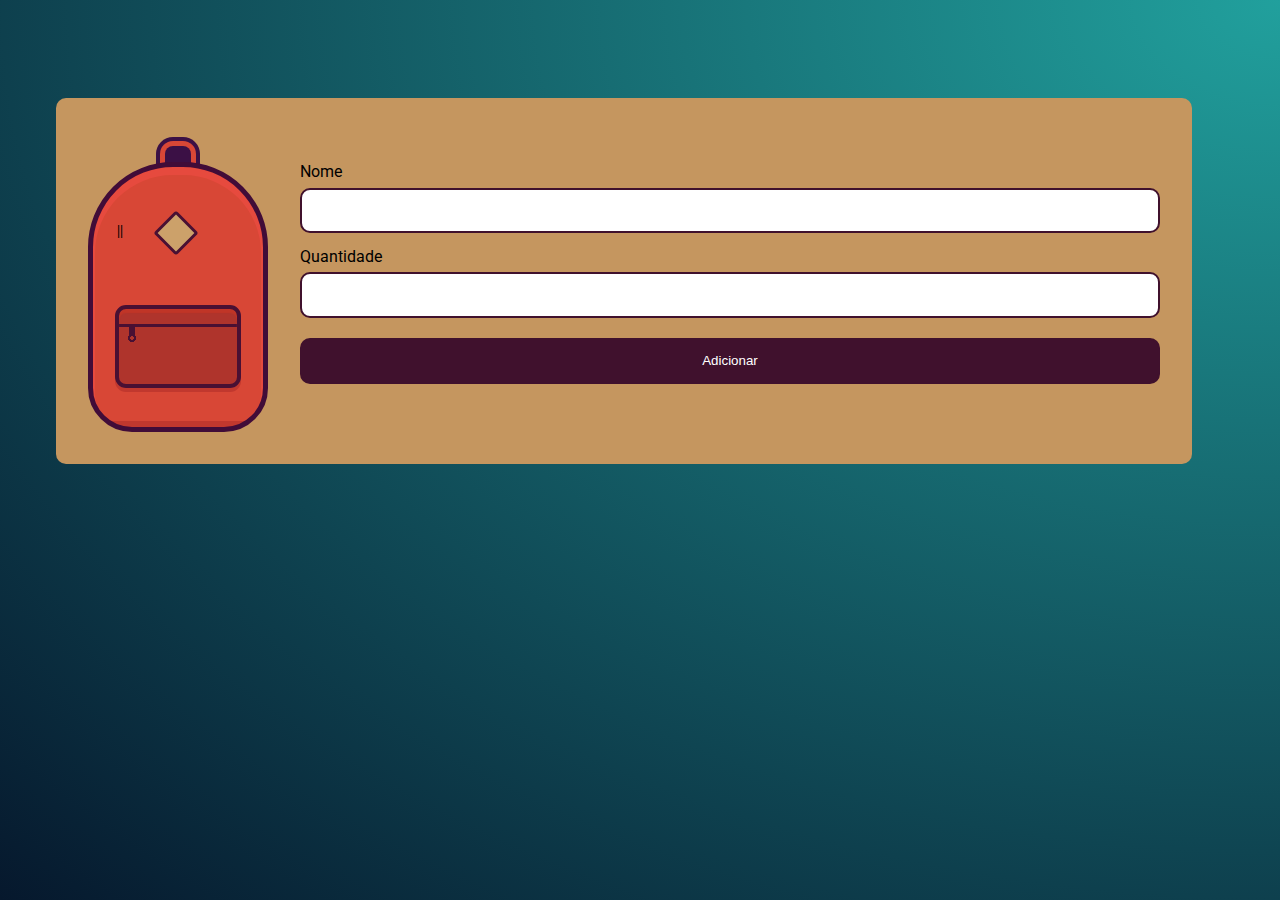
<file: mochila-de-viagem-fd4059289a9aa21c767ee923817968460b666454/index.html>
<!DOCTYPE html>
<html lang="en">
<head>
    <meta charset="UTF-8">
    <meta http-equiv="X-UA-Compatible" content="IE=edge">
    <meta name="viewport" content="width=device-width, initial-scale=1.0">
    <title>Mochila de viagem</title>
    <link rel="stylesheet" href="css/style.css">

    <link rel="preconnect" href="https://fonts.googleapis.com">
    <link rel="preconnect" href="https://fonts.gstatic.com" crossorigin>
    <link href="https://fonts.googleapis.com/css2?family=Roboto&display=swap" rel="stylesheet"> 
</head>
<body>
    <main class="conteudo">
        <div class="principal">
            <div class="mochila"></div>
            <form action="" class="adicionar" id="novoItem">
                <label for="item">Nome</label>
                <input type="text" name="nome" id="nome">
                <label for="item">Quantidade</label>
                <input type="number" name="quantidade" id="quantidade">
                <input type="submit" value="Adicionar" class="cadastrar">
            </form>
        </div>
        
        <ul class="lista" id="lista">
        </ul>
    </main>
    <script src="js/main.js"></script>
</body>
</html>
</file>
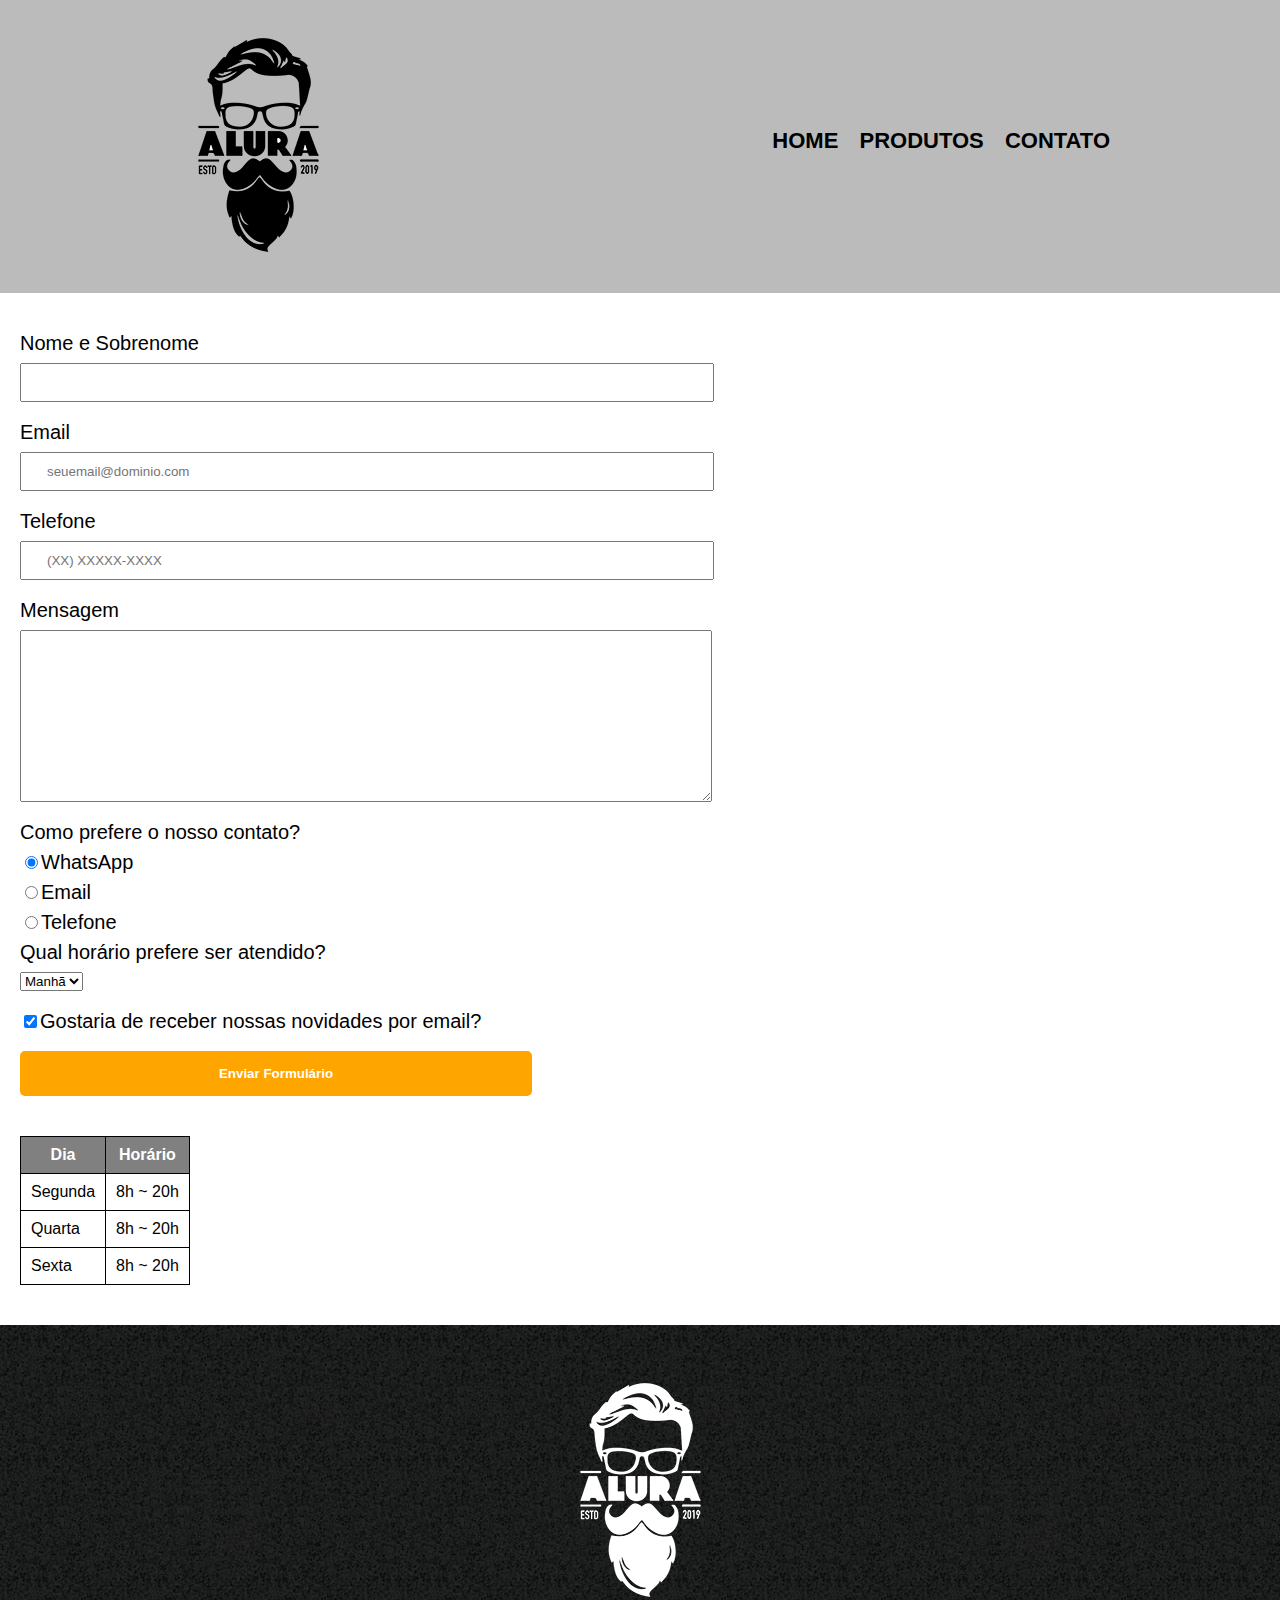
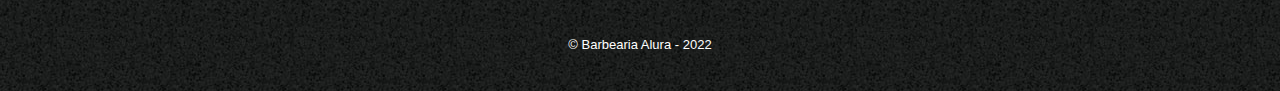
<file: Curso-HTML-CSS/contato.html>
<!DOCTYPE html>
<html lang="pt-br">

<head>
    <meta charset="UTF-8">
    <meta http-equiv="X-UA-Compatible" content="IE=edge">
    <meta name="viewport" content="width=device-width, initial-scale=1.0">
    <link rel="stylesheet" href="reset.css">
    <title>Barbearia Alura - Contato</title>
    <link rel="stylesheet" href="style.css">
</head>

<body>
    <header>
        <div class="caixa">
            <h1><img src="imagens/logo.png" alt="logotipo"></h1>
            <nav>
                <ul class="navegacao">
                    <a href="projeto-barbearia.html">
                        <li>Home</li>
                    </a>
                    <a href="produtos.html">
                        <li>Produtos</li>
                    </a>
                    <a href="contato.html">
                        <li>Contato</li>
                    </a>
                </ul>
            </nav>
        </div>
    </header>
    <main>
        <form action="">
            <label for="nome">Nome e Sobrenome</label>
            <input type="text" id="nome" class="input-padrao" required>

            <label for="email">Email</label>
            <input type="email" id="email" class="input-padrao" placeholder="seuemail@dominio.com">


            <label for="telefone">Telefone</label>
            <input type="tel" id="telefone" class="input-padrao" required placeholder="(XX) XXXXX-XXXX">

            <label for="mensagem">Mensagem</label>
            <textarea name="" id="mensagem" cols="30" rows="10" class="input-padrao"></textarea>

            <fieldset>
                <legend>Como prefere o nosso contato?</legend>
                <label for="radio-whatsapp"><input type="radio" name="contato" value="whatsApp" id="radio-whatsapp"
                        checked>WhatsApp</label>
                <label for="radio-email"><input type="radio" name="contato" value="email" id="radio-email">Email</label>

                <label for="radio-telefone"><input type="radio" name="contato" value="telefone"
                        id="radio-telefone">Telefone</label>

            </fieldset>

            <fieldset>
                <legend>Qual horário prefere ser atendido?</legend>
                <select name="" id="seletor">
                    <option value="">Manhã</option>
                    <option value="">Tarde</option>
                    <option value="">Noite</option>
                </select>
            </fieldset>

            <label class="checkbox"><input type="checkbox" checked>Gostaria de receber nossas novidades por
                email?</label>

            <input type="submit" class="enviar" value="Enviar Formulário">
        </form>

        <table>
            <thead>
                <tr>
                    <th>Dia</th>
                    <th>Horário</th>
                </tr>
            </thead>
            <tbody>
                <tr>
                    <td>Segunda</td>
                    <td>8h ~ 20h</td>
                </tr>
                <tr>
                    <td>Quarta</td>
                    <td>8h ~ 20h</td>
                </tr>
                <tr>
                    <td>Sexta</td>
                    <td>8h ~ 20h</td>
                </tr>
            </tbody>
        </table>

    </main>
    <footer>
        <img src="imagens/logo-branco.png" alt="logo">
        <p class="copyright">&copy; Barbearia Alura - 2022</p>
    </footer>
</body>

</html>
</file>
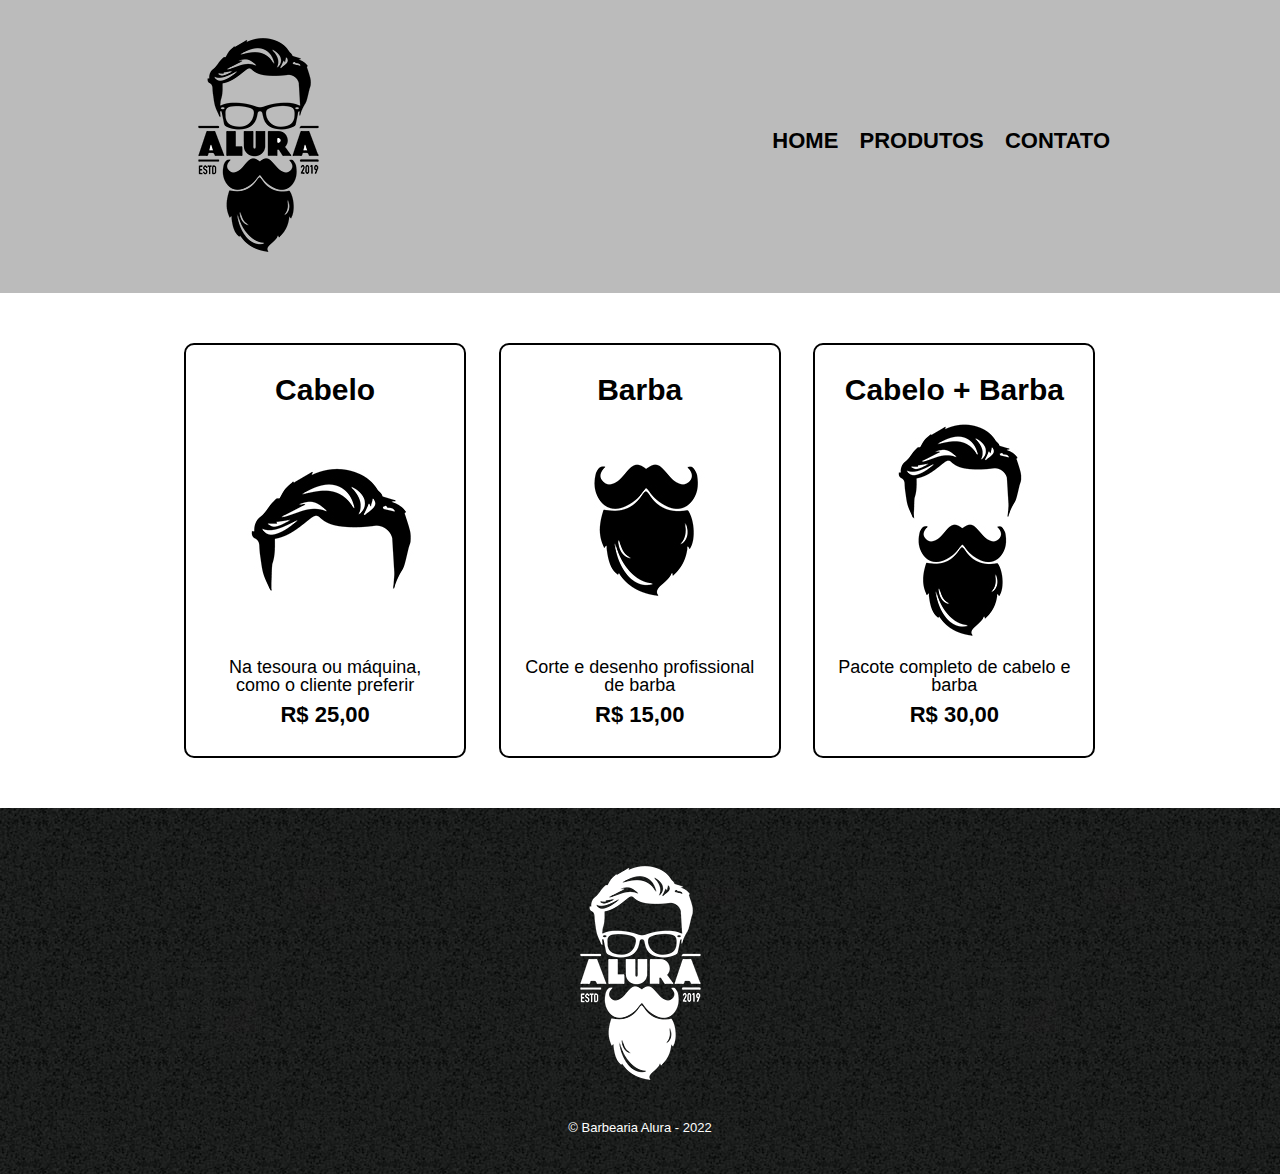
<file: Curso-HTML-CSS/produtos.html>
<!DOCTYPE html>
<html lang="pt-br">

<head>
    <meta charset="UTF-8">
    <meta http-equiv="X-UA-Compatible" content="IE=edge">
    <meta name="viewport" content="width=device-width, initial-scale=1.0">
    <link rel="stylesheet" href="reset.css">
    <title>Barbearia Alura - Produtos</title>
    <link rel="stylesheet" href="style.css">
</head>

<body>
    <header>
        <div class="caixa">
            <h1><img src="imagens/logo.png" alt="logotipo"></h1>
            <nav>
                <ul class="navegacao">
                    <a href="projeto-barbearia.html">
                        <li>Home</li>
                    </a>
                    <a href="produtos.html">
                        <li>Produtos</li>
                    </a>
                    <a href="contato.html">
                        <li>Contato</li>
                    </a>
                </ul>
            </nav>
        </div>
    </header>
    <main>
        <ul class="produtos">
            <li>
                <h2>Cabelo</h2>
                <img src="imagens/cabelo.jpg" alt="">
                <p class="produto-descricao">Na tesoura ou máquina, como o cliente preferir</p>
                <p class="produto-preco">R$ 25,00</p>
            </li>
            <li>
                <h2>Barba</h2>
                <img src="imagens/barba.jpg" alt="">
                <p class="produto-descricao">Corte e desenho profissional de barba</p>
                <p class="produto-preco">R$ 15,00</p>
            </li>
            <li>
                <h2>Cabelo + Barba</h2>
                <img src="imagens/cabelo+barba.jpg" alt="">
                <p class="produto-descricao">Pacote completo de cabelo e barba</p>
                <p class="produto-preco">R$ 30,00</p>
            </li>
        </ul>
    </main>
    <footer>
        <img src="imagens/logo-branco.png" alt="">
        <p class="copyright">&copy; Barbearia Alura - 2022</p>
    </footer>
</body>

</html>
</file>
<file: aluramidi-curso-arquivos-iniciais/css/estilos.css>
:root {
  --cinza: #aaa;
  --vermelha: #e93d50;
  --vermelha-escura: #af303f;
  --branca: #fff;
  --luz: rgb(229, 255, 0);
}

body {
  align-items: center;
  background: linear-gradient(45deg, #a7cfdf 0%,#23538a 100%);
  display: flex;
  justify-content: center;
  flex-direction: column;
  font-family: 'Montserrat', sans-serif;
  min-height: 100vh;
}

h1 {
  color: var(--branca);
  margin-bottom: 20px;
  font-size: 2rem;
}

.teclado {
  background: linear-gradient(to bottom, #eeeeee 0%,#cccccc 100%);
  box-shadow: 6px 8px 0 6px #666, 10px 10px 10px #000;
  border-radius: 30px;
  display: grid;
  gap: 10px;
  grid-template-columns: repeat(3, 1fr);
  padding: 10px;
}

.tecla {
  background-color: var(--branca);
  border-radius: 30px;
  box-shadow: 3px 3px 0 var(--cinza);
  color: var(--vermelha);
  cursor: pointer;
  height: 120px;
  font-size: 1.75em;
  font-weight: bold;
  line-height: 120px;
  text-align: center;
  width: 120px;
}

.tecla.ativa,
.tecla:active {
  background-color: var(--vermelha);
  border: 4px solid  var(--vermelha);
  box-shadow: 3px 3px 0 var(--vermelha-escura) inset;
  color: var(--branca);
  outline: none;
}

.tecla.focus,
.tecla:focus {
  outline: none;
  box-shadow: 1px 1px 10px var(--luz);
}

.tecla.active:focus,
.tecla:active:focus {
  box-shadow: 3px 3px 0 var(--vermelha-escura) inset, 1px 1px 10px var(--luz);
}
</file>
<file: curso-arquitetura-css/assets/css/cabecalho.css>
.cabecalho {
    align-items: center;
    background-color: #f9f9f9;
    display: flex;
    justify-content: space-between;
    padding-left: 2rem;
    padding-right: 2rem;
}

@media screen and (min-width: 0) {
    .cabecalho {
        justify-content: center;
        padding: 0 1rem;
    }
}

@media screen and (min-width: 768px) {
    .cabecalho {
        justify-content: space-between;
        padding: 0 5rem;
    }
}
</file>
<file: curso-arquitetura-css/assets/css/menu/menu-item.css>
.menu__item {
    list-style: none;
}

.menu__item:last-child .menu-link {
    margin-right: 0;
}
</file>
<file: curso-arquitetura-css/assets/css/menu/menu-link.css>
.menu__link {
    color: #808080;
    margin-right: 1.25rem;
    text-decoration: none;
    text-transform: lowercase;
}

.menu__link.ativo {
    color: #333333;
    font-weight: bold;
}

.menu__link:hover {
    text-decoration: underline;
}
</file>
<file: curso-arquitetura-css/assets/css/menu/menu-lista.css>
.menu__lista {
    display: flex;
}
</file>
<file: curso-arquitetura-css/assets/css/banner/banner.css>
.banner {
    position: relative;
}
</file>
<file: curso-arquitetura-css/assets/css/banner/banner-imagem.css>
.banner__imagem{
    background: url('../../img/banner.jpg') no-repeat center / cover;
    width: 100%;   
}

@media screen and (min-width: 0) {
    .banner__imagem {
        height: calc(100vh - 51px);
    }
}

@media screen and (min-width: 768px) {
    .banner__imagem {
        height: calc(100vh - 72px);
    }
}
</file>
<file: curso-arquitetura-css/assets/css/banner/banner-titulo.css>
.banner__titulo {
    font-family: Pacifico, cursive;
    color: #fdfdfd;
    position: absolute;
    left: 50%;
    text-shadow: 0 4px 4px rgba(0, 0, 0, 0.75);
    top: 50%;
    text-align: center;
    transform: translate(-50%, -50%);
    width: 100%;
}

@media screen and (min-width: 0) {
    .banner__titulo {
        font-size: 3rem;
    }
}

@media screen and (min-width: 768px) {
    .banner__titulo {
        font-size: 5.0625rem;
    }
}
</file>
<file: curso-arquitetura-css/assets/css/sobre/sobre.css>
.sobre {
    text-align: center;
}

@media screen and (min-width: 0) {
    .sobre {
        padding: 2.5rem 1rem;
    }
}

@media screen and (min-width: 768px) {
    .sobre {
        padding: 2.5rem;
    }
}
</file>
<file: curso-arquitetura-css/assets/css/sobre/sobre-titulo.css>
.sobre__titulo {
    color: #8d0606;
    font-family: Pacifico, cursive;

}

@media screen and (min-width: 0px) {
    .sobre__titulo {
        font-size: 2rem;
    }
}

@media screen and (min-width: 768px) {
    .sobre__titulo {
        font-size: 3.1875rem;
    }
}
</file>
<file: curso-arquitetura-css/assets/css/sobre/sobre-descricao.css>
.sobre__descricao {
    color: #595959;
    font-weight: 100;
}

@media screen and (min-width: 0px) {
    .sobre__descricao {
        font-size: 1.3rem;
    }
}

@media screen and (min-width: 768px) {
    .sobre__descricao {
        font-size: 1.75rem;
    }
}
</file>
<file: curso-arquitetura-css/assets/css/receitas.css>
.receitas {
    background: #e5e5e5;
    display: flex;
    flex-wrap: wrap;

}

@media screen and (min-width: 0) {
    .receitas {
        padding: 5rem 0 0 1rem;
    }
}

@media screen and (min-width: 768px) {
    .receitas {
        padding: 5rem 0 0 2.5rem;
    }
}

@media screen and (min-width: 992px) {
    .receitas {
        padding: 5rem 0 0 5rem;
    }
}
</file>
<file: curso-arquitetura-css/assets/css/receita/receita-botao.css>
.receita__botao {
    background-color: #8d0606;
    border: none;
    border-radius: 5px;
    color: #fdfdfd;
    padding: 1rem;
}

.receita__botao:hover {
    background-color: #620404;
    cursor: pointer;
    transition: all 1s ease-in-out;
}
</file>
<file: curso-arquitetura-css/assets/css/receita/receita-conteudo.css>
.receita__conteudo {
    padding: 1rem;
}
</file>
<file: curso-arquitetura-css/assets/css/receita/receita-descricao.css>
.receita__descricao {
    font-size: 1.1875rem;
    text-align: justify;
    line-height: 1.5;
}
</file>
<file: curso-arquitetura-css/assets/css/receita/receita-imagem.css>
.receita__imagem {
    height: 200px;
}
</file>
<file: curso-arquitetura-css/assets/css/receita/receita-titulo.css>
.receita__titulo {
    font-size: 1.4375rem;
}
</file>
<file: curso-arquitetura-css/assets/css/receita/receita.css>
.receita {
    background: #fdfdfd;
    display: flex;
    flex-direction: column;
    margin-bottom: 5rem;

}

@media screen and (min-width: 0) {
    .receita {
        margin-right: 1rem;
        width: 100%;
    }
}

@media screen and (min-width: 768px) {
    .receita {
        margin-right: 2.5rem;
        width: calc(33% - 2.5rem)
    }
}

@media screen and (min-width: 992px) {
    .receita {
        margin-right: 5rem;
        width: calc(25% - 5rem);
    }
}
</file>
<file: curso-arquitetura-css/assets/css/quemSomos/quemSomos.css>
.quem-somos {
    text-align: center;
    padding: 5rem;
}
</file>
<file: curso-arquitetura-css/assets/css/quemSomos/quemSomos-titulo.css>
.quem-somos__titulo {
    font-family: Pacifico, cursive;
    color: #8d0606;
    margin-bottom: 1rem;
    font-size: 3.1875rem;
}
</file>
<file: curso-arquitetura-css/assets/css/quemSomos/quemSomos-descricao.css>
.quem-somos__descricao {
    font-weight: 100;
    font-size: 1.75rem;
    color: #595959;
}
</file>
<file: curso-arquitetura-css/assets/css/pessoas.css>
.pessoas {
    display: flex;
    justify-content: space-around;
    padding-top: 3rem;
}

@media screen and (min-width: 0) {
    .pessoas {
        flex-direction: column;
    }
}

@media screen and (min-width: 768px) {
    .pessoas {
        flex-direction: row;
    }
}
</file>
<file: curso-arquitetura-css/assets/css/pessoa/pessoa.css>
.pessoa {
    display: flex;
    flex-direction: column;
}

@media screen and (min-width: 0) {
    .pessoa {
        margin-bottom: 2rem;
    }
}

@media screen and (min-width: 768px) {
    .pessoa {
        margin-bottom: 0;
    }
}
</file>
<file: curso-arquitetura-css/assets/css/pessoa/pessoa-funcao.css>
.pessoa__funcao {
    text-transform: lowercase;
    color: #595959;
    font-size: 1.25rem;
}
</file>
<file: curso-arquitetura-css/assets/css/pessoa/pessoa-imagem.css>
.pessoa__imagem {
    background: red;
    height: 300px;
    width: 300px;
    margin: 0 auto;
    background-repeat: no-repeat;
    background-size: cover;
    background-position: center;
    border-radius: 100%;
}
.pessoa__imagem--roberta {
    background-image: url('../../img/pessoas/roberta.jpg');

}

.pessoa__imagem--marcela {
    background-image: url('../../img/pessoas/marcela.jpg');

}

.pessoa__imagem--andreia {
    background-image: url('../../img/pessoas/andreia.jpg');
}
</file>
<file: curso-arquitetura-css/assets/css/pessoa/pessoa-nome.css>
.pessoa__nome {
    margin: 1rem 0;
    font-family: Pacifico, cursive;
    color: #8d0606;
    font-size: 2rem;
}
</file>
<file: curso-arquitetura-css/assets/css/rodape.css>
.rodape {
    background: #bfbfbf;
    color: #fdfdfd;
    text-align: right;
    padding: 1.5625rem 5rem;
    text-transform: lowercase;
  }
</file>
<file: curso-arquitetura-css/assets/css/logo.css>
@media screen and (min-width: 0){
    .logo {
        display: none;
    }
}

@media screen and (min-width: 768px){
    .logo {
        display: block;
    }
}
</file>
<file: Curso-CSS-Flexbox-Grid/assets/css/estilos.css>
@font-face {
    font-family: 'icones';
    src: url(../font/icones.ttf);
}

body {
    background-color: #1D232A;
    font-family: 'Open Sans', 'icones', sans-serif;
    color: #FFFFFF;
}

@media screen and (min-width: 1440px) {
    body {
        display: grid;
        grid-template-columns: auto 1fr;
    }
}

.cabecalho {
    display: flex;
    justify-content: space-between;
    align-items: center;
    background-color: #15191C;
    padding: 8px 16px;
    box-shadow: 0px 4px 4px rgba(0, 0, 0, 0.16);
}

.cabecalho__menu i::before {
    content: "\e904";
    font-size: 24px;
}

.cabecalho__notificacao i::before {
    content: "\e906";
    font-size: 24px;
}

.cabecalho__logo {
    width: 40px;
}

.cabecalho__perfil {
    display: none;
}

@media screen and (min-width: 1440px) {
    .cabecalho {
        background-color: #1D232A;
        display: grid;
        column-gap: 32px;
        grid-template-columns: 1fr auto;
        padding: 16px 60px;
        height: 80px;
        box-sizing: border-box;
        grid-column: 2;
    }

    .cabecalho__menu {
        display: none;
    }

    .cabecalho__logo {
        display: none;
    }

    .cabecalho__perfil {
        display: grid;
        grid-template-columns: repeat(3, auto);
        column-gap: 8px;
        align-items: center;
        justify-self: flex-end;
        color: #95999C;
        padding: 8px 32px;
        border-right: 1px solid #95999C;
    }

    .cabecalho__perfil::before {
        content: "";
        display: block;
        width: 32px;
        height: 32px;
        background-image: url(../img/profile_2.png);
        background-size: contain;
        background-repeat: no-repeat;
        background-position: center;
    }

    .cabecalho__perfil::after {
        content: "\e90d";
        color: #FFFFFF;
        font-size: 1.5rem;
    }
}

.menu-lateral {
    display: flex;
    flex-direction: column;
    background-color: #15191C;
    width: 75vw;
    height: 100vh;

    position: absolute;
    left: -100vw;
    transition: .25s;
}

.menu-lateral--ativo {
    left: 0;
    transition: .25s;
}

.menu-lateral__logo {
    width: 118px;
    align-self: center;
    padding: 16px;
}

.menu-lateral__link {
    height: 64px;
    color: #95999C;
    padding-left: 64px;
    display: flex;
    align-items: center;
}

.menu-lateral__link--ativo {
    color: #FFFFFF;
    padding-left: 56px;
    border-left: 8px solid #FFFFFF;
}

.menu-lateral__link::before {
    content: "\e900";
    width: 24px;
    height: 24px;
    font-size: 24px;
    position: absolute;
    left: 24px;
}

.menu-lateral__link--inicio::before {
    content: "\e902";
}

.menu-lateral__link--videos::before {
    content: "\e90e";
}

.menu-lateral__link--picos::before {
    content: "\e909";
}

.menu-lateral__link--integrantes::before {
    content: "\e903";
}

.menu-lateral__link--camisas::before {
    content: "\e900";
}

.menu-lateral__link--pinturas::before {
    content: "\e90a";
}

@media screen and (min-width: 1440px) {
    .menu-lateral {
        position: static;
        width: 200px;
        grid-column: 1;
        grid-row: 1 / span 2;
    }
}

.principal {
    padding: 24px 16px;
    display: grid;
    gap: 16px;
}

.titulo-pagina {
    font-size: 1.5rem;
    font-weight: 700;
}

.titulo-secao {
    font-size: 1.2rem;
    font-weight: 700;
}

@media screen and (min-width: 1440px) {
    .principal {
        display: grid;
        grid-template-columns: auto 1fr auto;
        grid-template-areas: 
            "titulo-pagina titulo-pagina titulo-pagina"
            "destaque-video destaque-video videos-recentes"
            "secao-videos secao-videos secao-videos"
            "produtos-recentes destaque-produtos destaque-produtos"
            "secao-produtos secao-produtos secao-produtos"       
        ;
        column-gap: 32px;
        padding: 16px 60px;
        grid-column: 2;
    }

    .titulo-secao {
        grid-column: span 4;
    }
}

.cartao {
    width: 100%;
    border-radius: 15px;
    overflow: hidden;
    background-color: #2C343A;
}

.cartao__imagem--desktop {
    display: none;
}

.cartao--destaque {
    margin-bottom: 16px;
}

.cartao__conteudo {
    padding: 16px;
    display: grid;
    grid-template-columns: auto 1fr;
    gap: 8px;
}

.cartao__destaque {
    grid-column: span 2;
}

.cartao__titulo {
    font-size: 1.2rem;
    font-weight: 700;
    grid-column: span 2;
}

.cartao__perfil {
    color: #95999C;
    font-size: 0.9rem;
    grid-column: span 2;
}

.cartao__info {
    display: flex;
    align-items: center;
    color: #95999C;
}

.cartao__info--tempo::before {
    content: "\e90c";
    margin-right: 8px;    
}

.cartao__info--visualizacao::before {
    content: "\e90f";
    margin-right: 8px;    
}

.cartao__botao {
    display: flex;
    justify-content: center;
    align-items: center;
    background-color: #0480DC;
    width: 40px;
    height: 40px;
    border-radius: 10px;
    font-size: 0.9rem;
    justify-self: flex-end;
}

.cartao__botao--play::before {
    content: "\e90b";
    font-size: 24px;
}

.cartao__botao--destaque {
    width: 100%;
    grid-column: span 2;
}

.cartao__botao--destaque::before {
    margin-right: 8px;
}

.cartao--recentes {
    display: none;
}

@media screen and (min-width: 1440px) {
    .cartao--destaque {
        margin-bottom: 0;
    }

    .cartao__imagem--mobile {
        display: none;
    }

    .cartao__imagem--desktop {
        display: block;
    }

    .cartao__botao--destaque {
        grid-column: auto;
        padding: 16px 8px;
    }

    .cartao--recentes {
        display: grid;
        grid-template-columns: auto auto;
        align-items: center;
        row-gap: 24px;
        width: 256px;
        padding: 16px;
        box-sizing: border-box;
        align-self: flex-start;
    }

    .cartao--recentes .cartao__titulo {
        grid-column: auto;
    }

    .cartao__link {
        font-size: 0.8rem;
        font-weight: 600;
        color: #0480DC;
        justify-self: flex-end;
    }
    
    .cartao__lista {
        display: grid;
        row-gap: 16px;
        grid-column: span 2;
    }

    .cartao__item {
        display: grid;
        grid-template-columns: auto 1fr;
        gap: 8px;
    }

    .cartao__item-thumbnail {
        width: 32px;
        grid-row: span 2;
    }

    .cartao__item-titulo {
        font-size: 0.9rem;
        line-height: 1.2rem;
        font-weight: 700;
    }

    .cartao__item-perfil {
        font-size: 0.8rem;
        color: #95999C;
    }
}

.secao {
    display: grid;
    gap: 16px;
}

@media screen and (min-width: 1440px) {
    .secao {
        grid-template-columns: repeat(4, 1fr);
    }

    .destaque-video {
        grid-area: destaque-video;
    }
    
    .videos-recentes {
        grid-area: videos-recentes;
    }
    
    .secao-videos {
        grid-area: secao-videos;
    }
    
    .destaque-produtos {
        grid-area: destaque-produtos;
    }
    
    .produtos-recentes {
        grid-area: produtos-recentes;
    }
    
    .secao-produtos {
        grid-area: secao-produtos;
    }
}
</file>
<file: Curso-HTML-CSS/style.css>
body {
    font-family: 'Montserrat', sans-serif;
}

header {
    background-color: #Bbbbbb;
    padding: 20px 0px;
}

.caixa {
    position: relative;
    width: 940px;
    margin: 0 auto;
}

nav {
    position: absolute;
    top: 110px;
    right: 0px;
}

nav li {
    display: inline;
    margin-left: 15px;
}

nav a {
    text-transform: uppercase;
    color: black;
    font-weight: bold;
    font-size: 22px;
    text-decoration: none;
}

nav a:hover {
    color: rgb(255, 196, 0);
    text-decoration: underline;
}

.produtos {
    width: 940px;
    margin: 0 auto;
    padding: 50px 0px;
}

.produtos li {
    display: inline-block;
    text-align: center;
    width: 30%;
    vertical-align: top;
    margin: 0 1.5%;
    padding: 30px 20px;
    box-sizing: border-box;
    border: #000000 2px solid;
    border-radius: 10px;
}

.produtos li:hover {
    border-color: rgb(255, 196, 0);
}

.produtos li:active {
    border-color: #088c19;
}

.produtos li:hover h2 {
    font-size: 40px;
}

.produtos h2 {
    font-size: 30px;
    font-weight: bold;
}

.produto-preco {
    font-size: 22px;
    font-weight: bold;
    margin: 10px 0 0;
}

.produto-descricao {
    font-size: 18px;
}

footer {
    text-align: center;
    background-image: url(imagens/bg.jpg);
    padding: 40px 0px;
}

.copyright {
    color: #ffffff;
    font-size: 13px;
    margin: 20px 0 0;
}

form {
    margin: 40px 0;
}

form label,
form legend {
    display: block;
    font-size: 20px;
    margin-bottom: 10px;
    margin-left: 20px;
}

.input-padrao {
    display: block;
    margin-bottom: 20px;
    padding: 10px 25px;
    width: 50%;
    margin-left: 20px;
}

.checkbox {
    margin: 20px 0;
    margin-left: 20px;
}

#seletor {
    margin-left: 20px;
}

.enviar {
    width: 40%;
    padding: 15px 0;
    background-color: orange;
    color: white;
    font-weight: bold;
    border: none;
    border-radius: 5px;
    cursor: pointer;
    margin-left: 20px;
}

.enviar:hover {
    background-color: darkorange;
    transition: 1s;
    transform: scale(1.2);
}

table {
    margin: 20px 0 40px 20px;
}

thead {
    background-color: gray;
    color: white;
    font-weight: bold;
}

td,
th {
    border: 1px solid black;
    padding: 10px;
}

/* css da pagina inicial */
.banner {
    width: 100%;
}

.titulo-principal {
    text-align: center;
    font-size: 2em;
    margin: 0 0 1em;
    clear: left;
}

.principal {
    padding: 3em 0;
    background-color: #FEFEFE;
    width: 940px;
    margin: 0 auto;
}

.principal p {
    margin: 0 0 1em;
}

.principal strong {
    font-weight: bold;
}

.principal em {
    font-style: italic;
}

.utensilios {
    width: 120px;
    float: left;
    margin: 0 20px 20px 0;
}

.beneficios {
    padding: 3em 0;
    background-color: #888888;
}

.mapa {
    padding: 3em 0;
    background: linear-gradient(#FEFEFE,rgb(8, 8, 8));
}

.mapa-conteudo {
    width: 940px;
    margin: 0 auto;
}

.conteudo-beneficios {
    width: 640px;
    margin: 0 auto;
}

.lista-beneficios {
    width: 40%;
    display: inline-block;
    vertical-align: top;
}

.itens {
    line-height: 1.5;
}

.itens::before {
    content: "★";
}

.itens:nth-child(2n -1) {
    font-weight: bold;
}

.imagem-beneficios {
    width: 60%;
    opacity: 1;
    transition: 400ms;
    box-shadow: 10px 10px 10px #00000062;
}

.imagem-beneficios:hover {
    opacity: 0.3;
}

.mapa p {
    margin: 0 0 2em;
    text-align: center;
}

.video {
    width: 100%;
    margin: 2em auto;

}

@media screen and (max-width: 480px) {
    .caixa, .principal, .conteudo-beneficios, .mapa-conteudo, .video {
        width: auto;
    }

    h1 {
        text-align: center;
    }

    nav {
        position: static;
    }

    .lista-beneficios, .imagem-beneficios {
        width: 100%;
    }

    .produtos li {
        display: block;
        margin: 20px 43px;
    }
}
</file>
<file: mochila-de-viagem-fd4059289a9aa21c767ee923817968460b666454/css/style.css>
html {
    background: radial-gradient(farthest-corner at right top,#21A09D, #06182D);
    height: 100%;
    font-family: 'Roboto', cursive;
}

.conteudo {
    padding: 10vh 3em 0;
    display: flex;
    align-items: flex-start;
    gap: 2em;
}

.principal {
    flex-grow: 1;
    flex-basis: auto;
    min-width: 600px;
    padding: 4em 2em 2em;
    box-sizing: border-box;
    display: flex;
    background: #C5965F;
    border-radius: 10px;
    gap: 2em;
}
  
.mochila {
    min-width: 170px;
    max-width: 170px;
    height: 180px;
    padding-top: 80px;
    background-color: #d84736;
    box-shadow: inset 0 6px 0 2px #e64a3e, 0 -93px 0 -77px #3b1045, 0 -93px 0 -72px #d84736, 0 -93px 0 -68px #3b1045;
    background-image: linear-gradient(to right, transparent 5px, transparent 20px, transparent 1px, transparent 25px, transparent 5px, transparent 20px, transparent 20px, transparent 86px, #c1382e 45px, #c1382e 230px, transparent 25px, transparent 172px );
    background-position: center 254px;
    background-size: 305px 6px;
    background-repeat: repeat-x; 
    border: 5px solid #410c38;
    border-radius: 85px 85px 44px 44px;
    display: inline-block;
    vertical-align: top;
    flex-basis: auto;
    flex-grow: 1;
}
  
.mochila:before, .mochila:after {
    display: block;
    content: '';
    position: absolute;
  }
  
.mochila:before {
    height: 75px;
    width: 118px;
    background-image: radial-gradient(circle closest-corner at 13px 29px , #af342c, #af342c 2px, transparent 2px, transparent), radial-gradient(circle closest-corner at 13px 29px , #491033, #491033 4px, transparent 4px, transparent), linear-gradient(to bottom, transparent 10px, transparent 15px, #491033 5px, #491033 18px, transparent 18px, transparent 100px), linear-gradient(to right, #af342c 10px, #af342c 10px, transparent 10px, transparent 16px, #af342c 9px, #af342c 50px), linear-gradient(to bottom, #af342c 8px, #af342c 16px, #491033 8px, #491033 30px, #af342c 20px, #af342c 72px, #af342c 10px, #af342c 57px, #af342c 5%);
    margin-left: 22px;
    margin-top: 58px;
    border: 4px solid #491033;
    border-radius: 11px;
    box-shadow: 0 4px 0 0 #c1382e, inset 0px 4px 1px 0 #c03527;
    content: '||';
    color: transparent;
    font-family: Comic Sans MS;
    font-weight: bold;
    z-index: 1;
    text-shadow: rgb(0, 0, 0) -2px -86px 0px;
    font-size: 14px;
}
  
.mochila:after {
    margin-left: 67px;
    margin-top: -30px;
    background: #cca16a;
    width:26px;
    height:26px;
    border: 3px solid #491033;
    border-radius: 3px;
    transform: rotate(45deg);
}

.adicionar {
    width: 100%;
}

.adicionar input {
    width: 100%;
    box-sizing: border-box;
    margin: 0.5em 0 1em;
    padding: 1em 0.5em;
    border-radius: 10px;
    border: 2px solid #40112D;
}

.adicionar label {
    display: block;
}

.cadastrar {
    background-color: #40112D;
    color: #FFFFFF;
    cursor: pointer;
}

.lista {
    margin: 0;
    padding: 0;
}

.item {
    list-style: none;
    padding: 0.6em 2em;
    background: #FFFFFF;
    border-radius: 10px;
    margin: 0 0 1em;
    width: 100%;
    box-sizing: border-box;
    display: inline-flex;
    align-items: center;
    gap: 1em;
    font-size: 20px;
}

.item strong {
    border-radius: 50%;
    display: flex;
    align-items: center;
    justify-content: center;
    width: 40px;
    height: 40px;
    Background: #C5965F;
    font-weight: 400;
}
</file>
